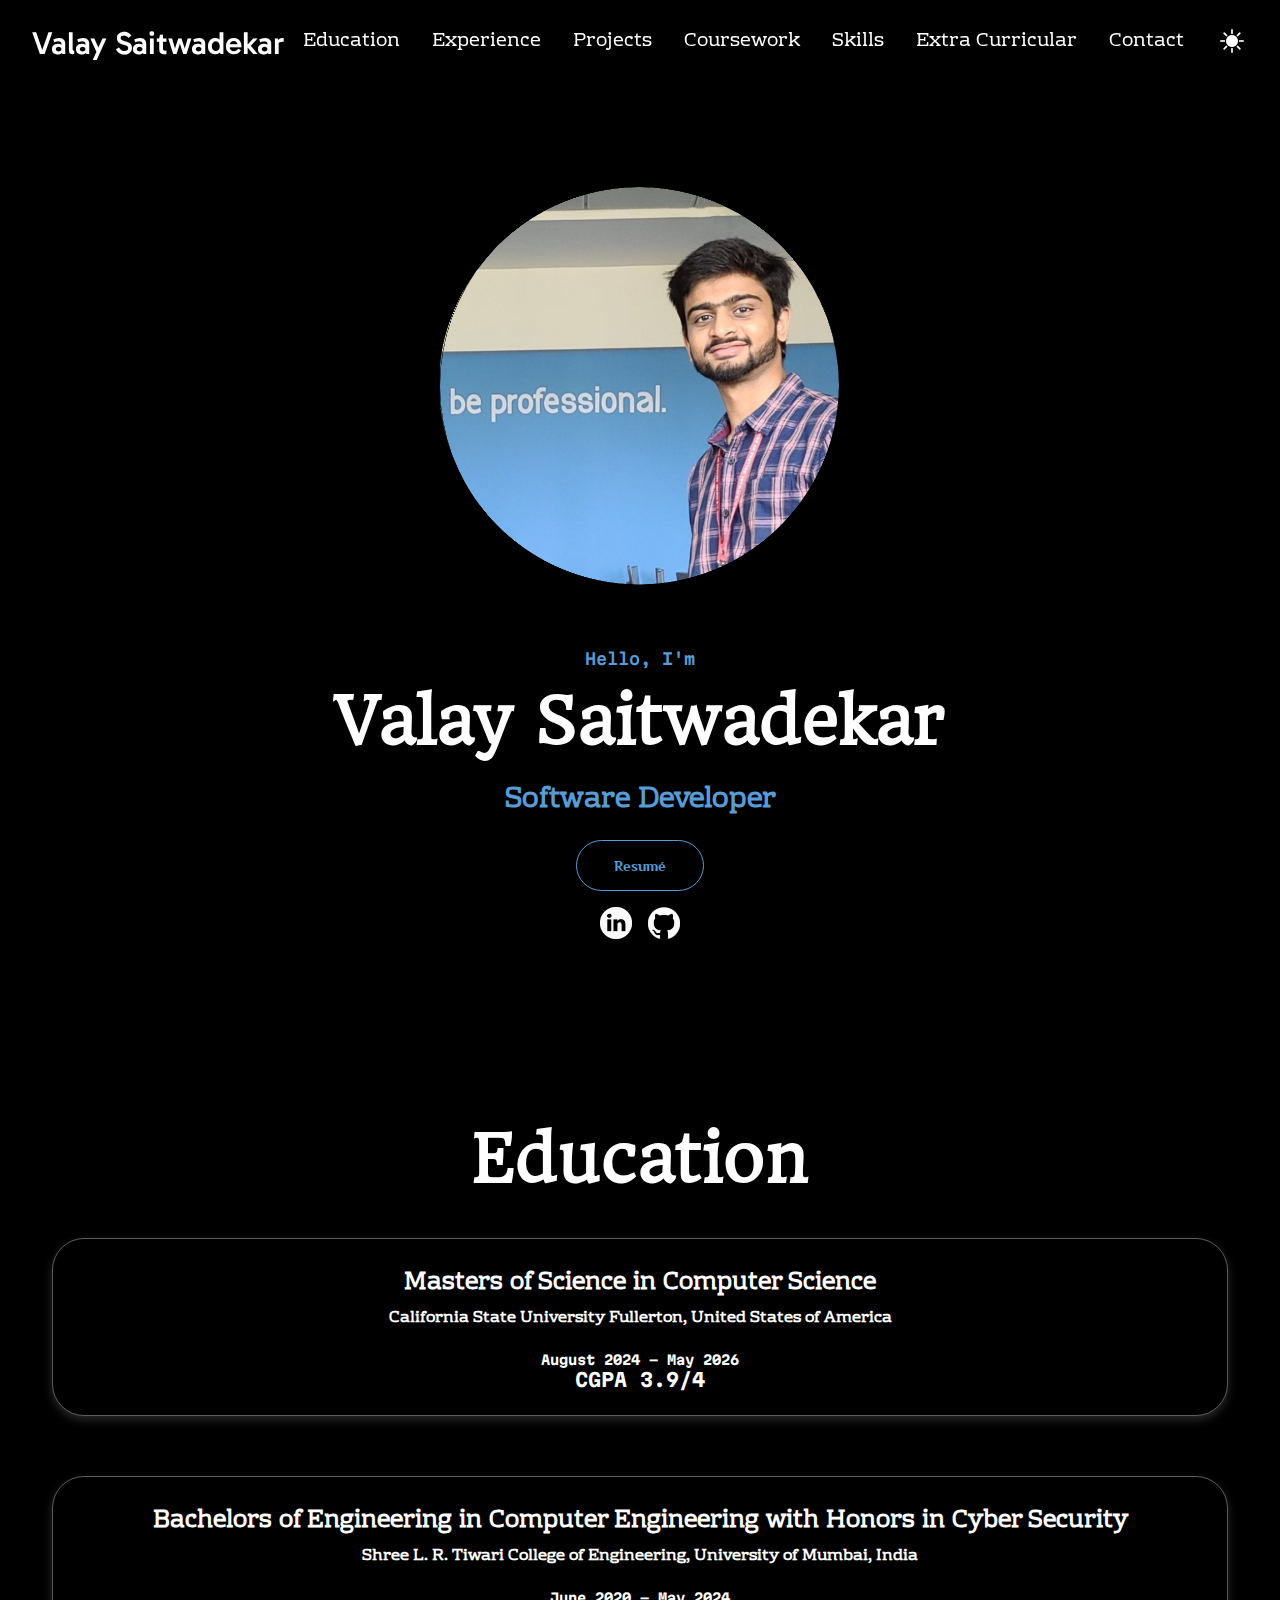
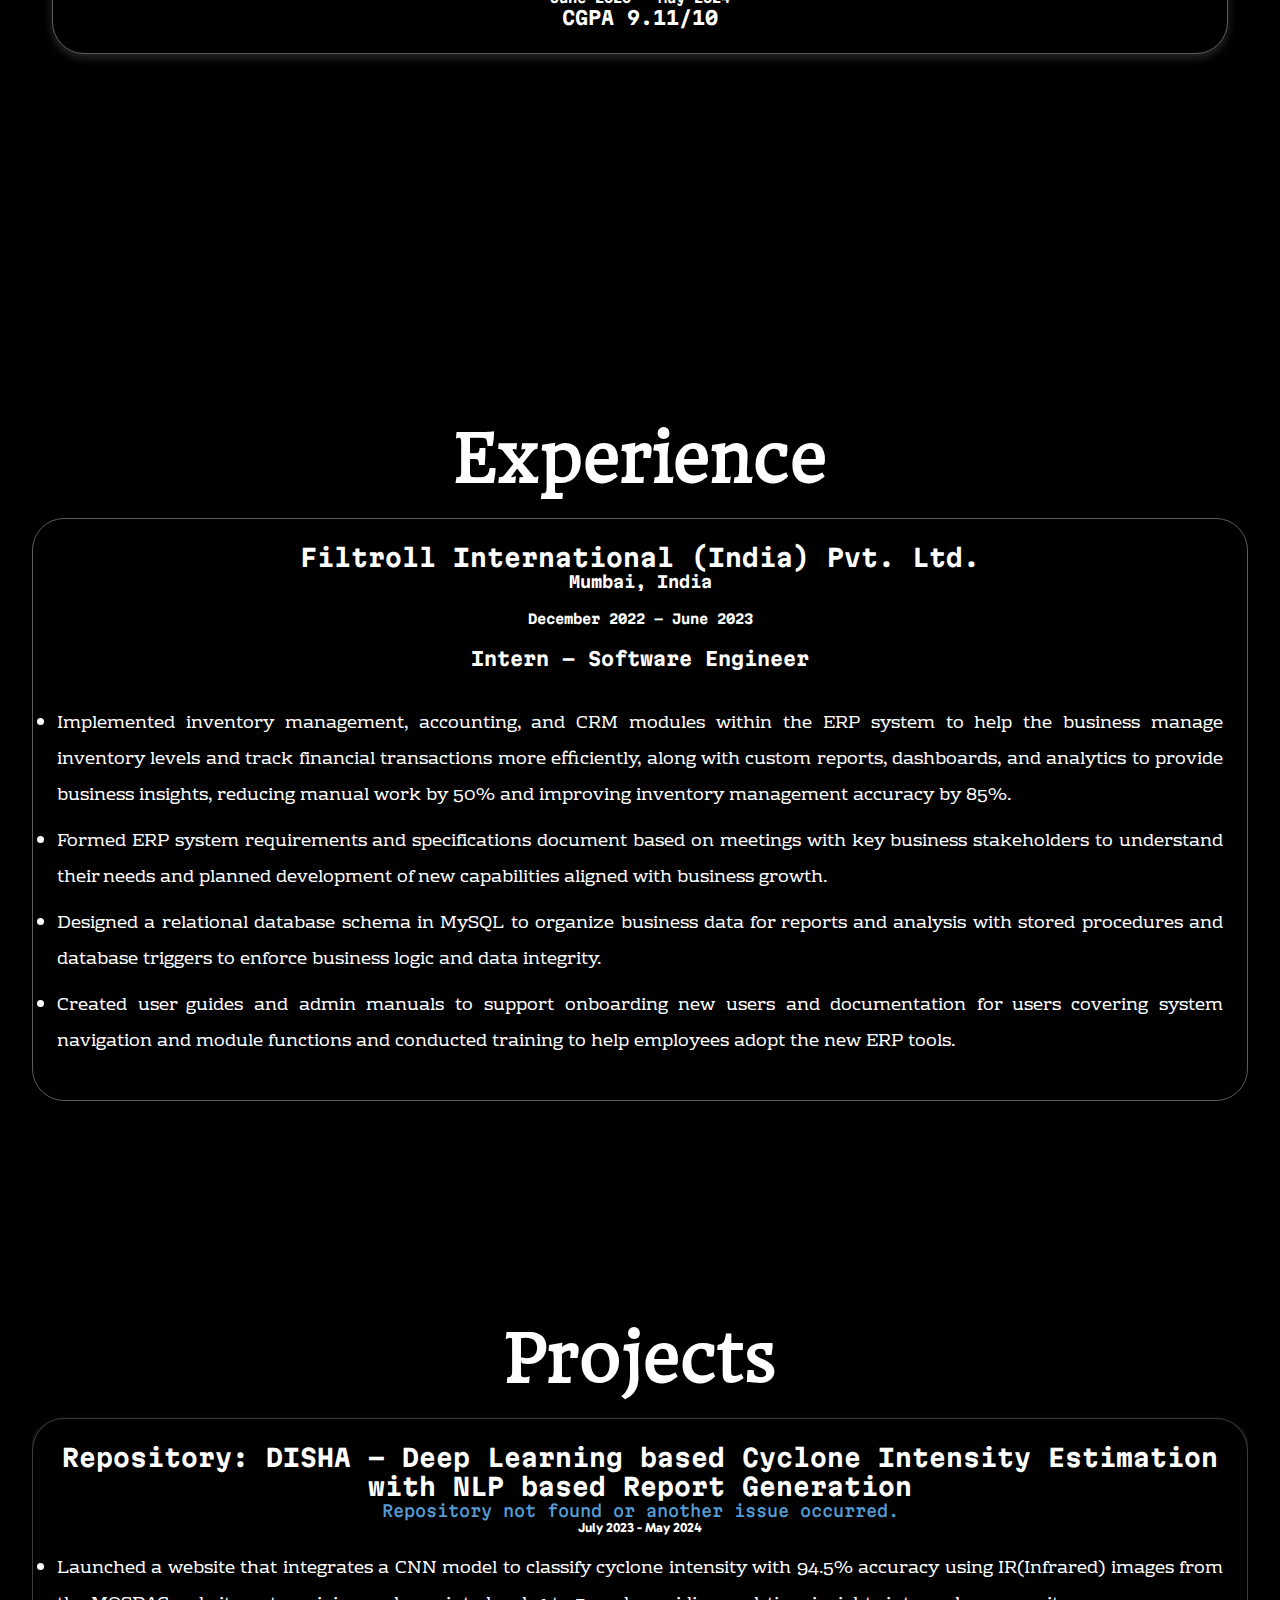
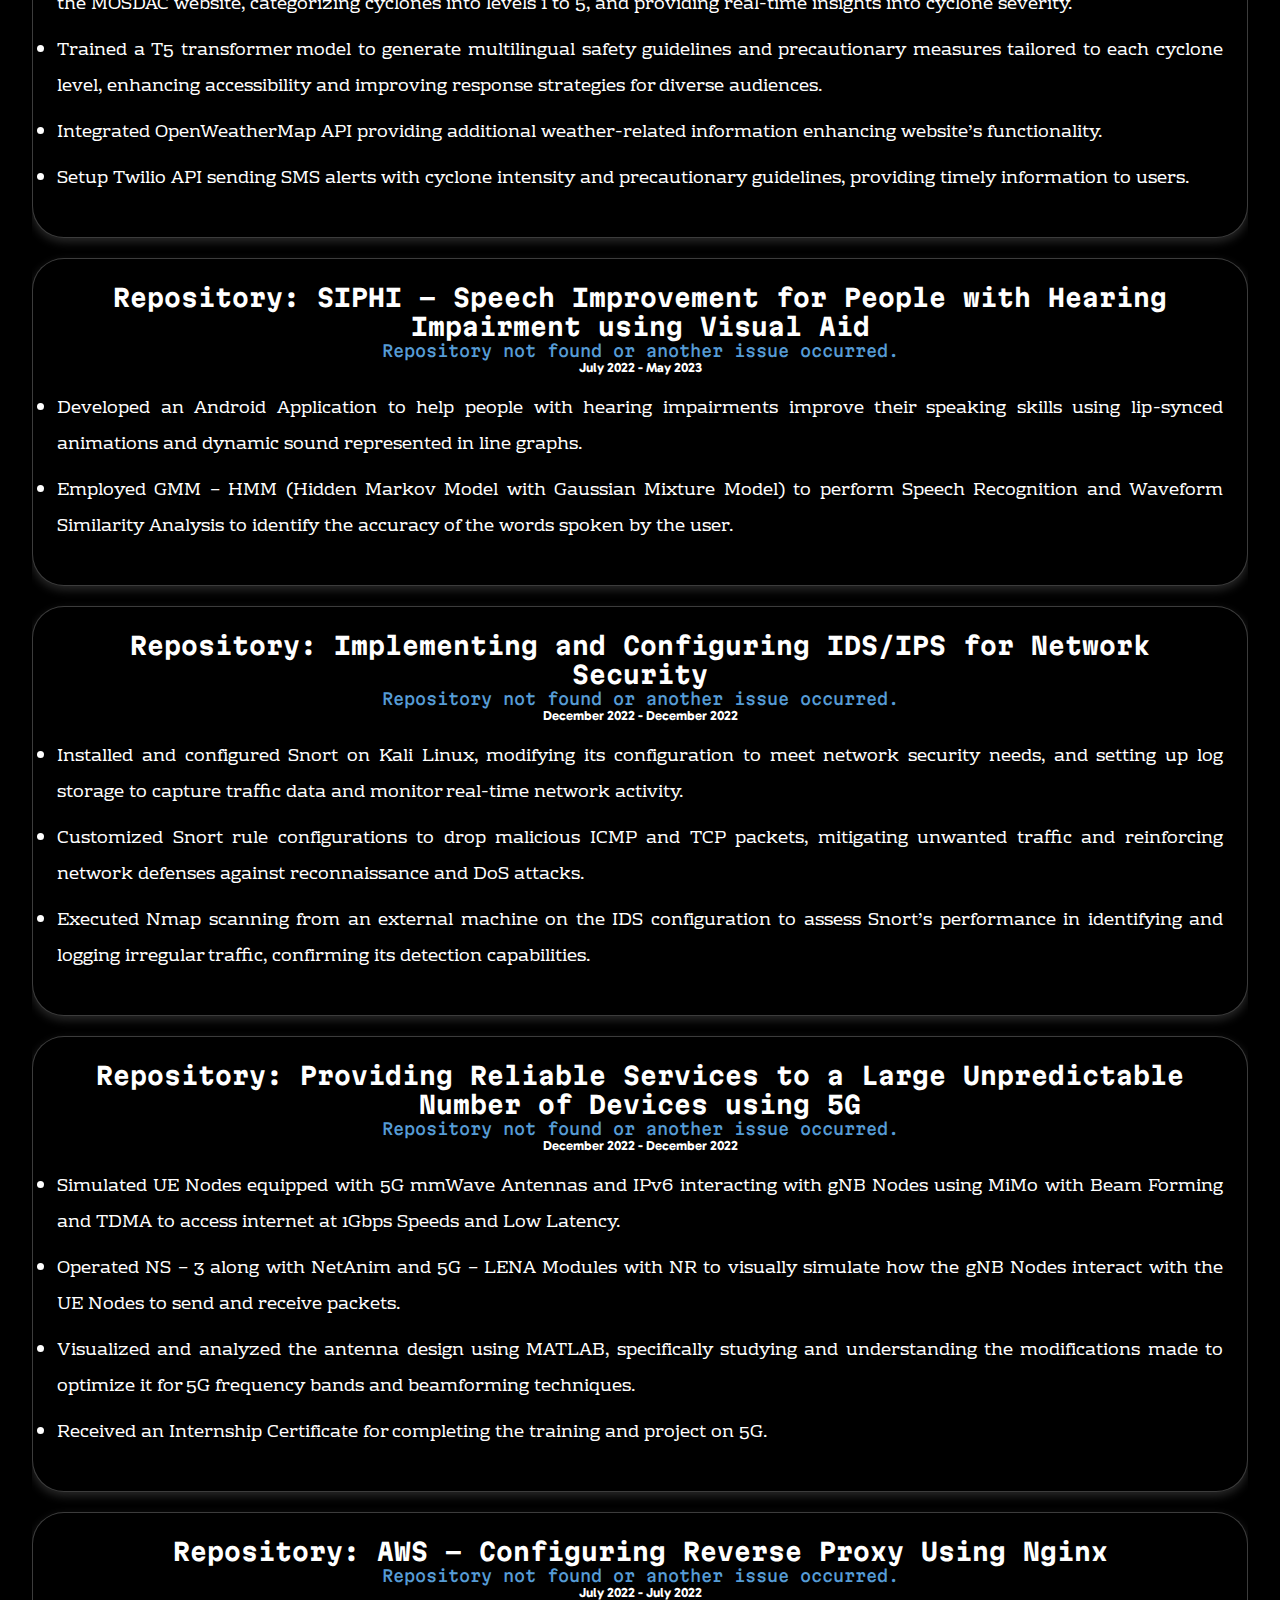
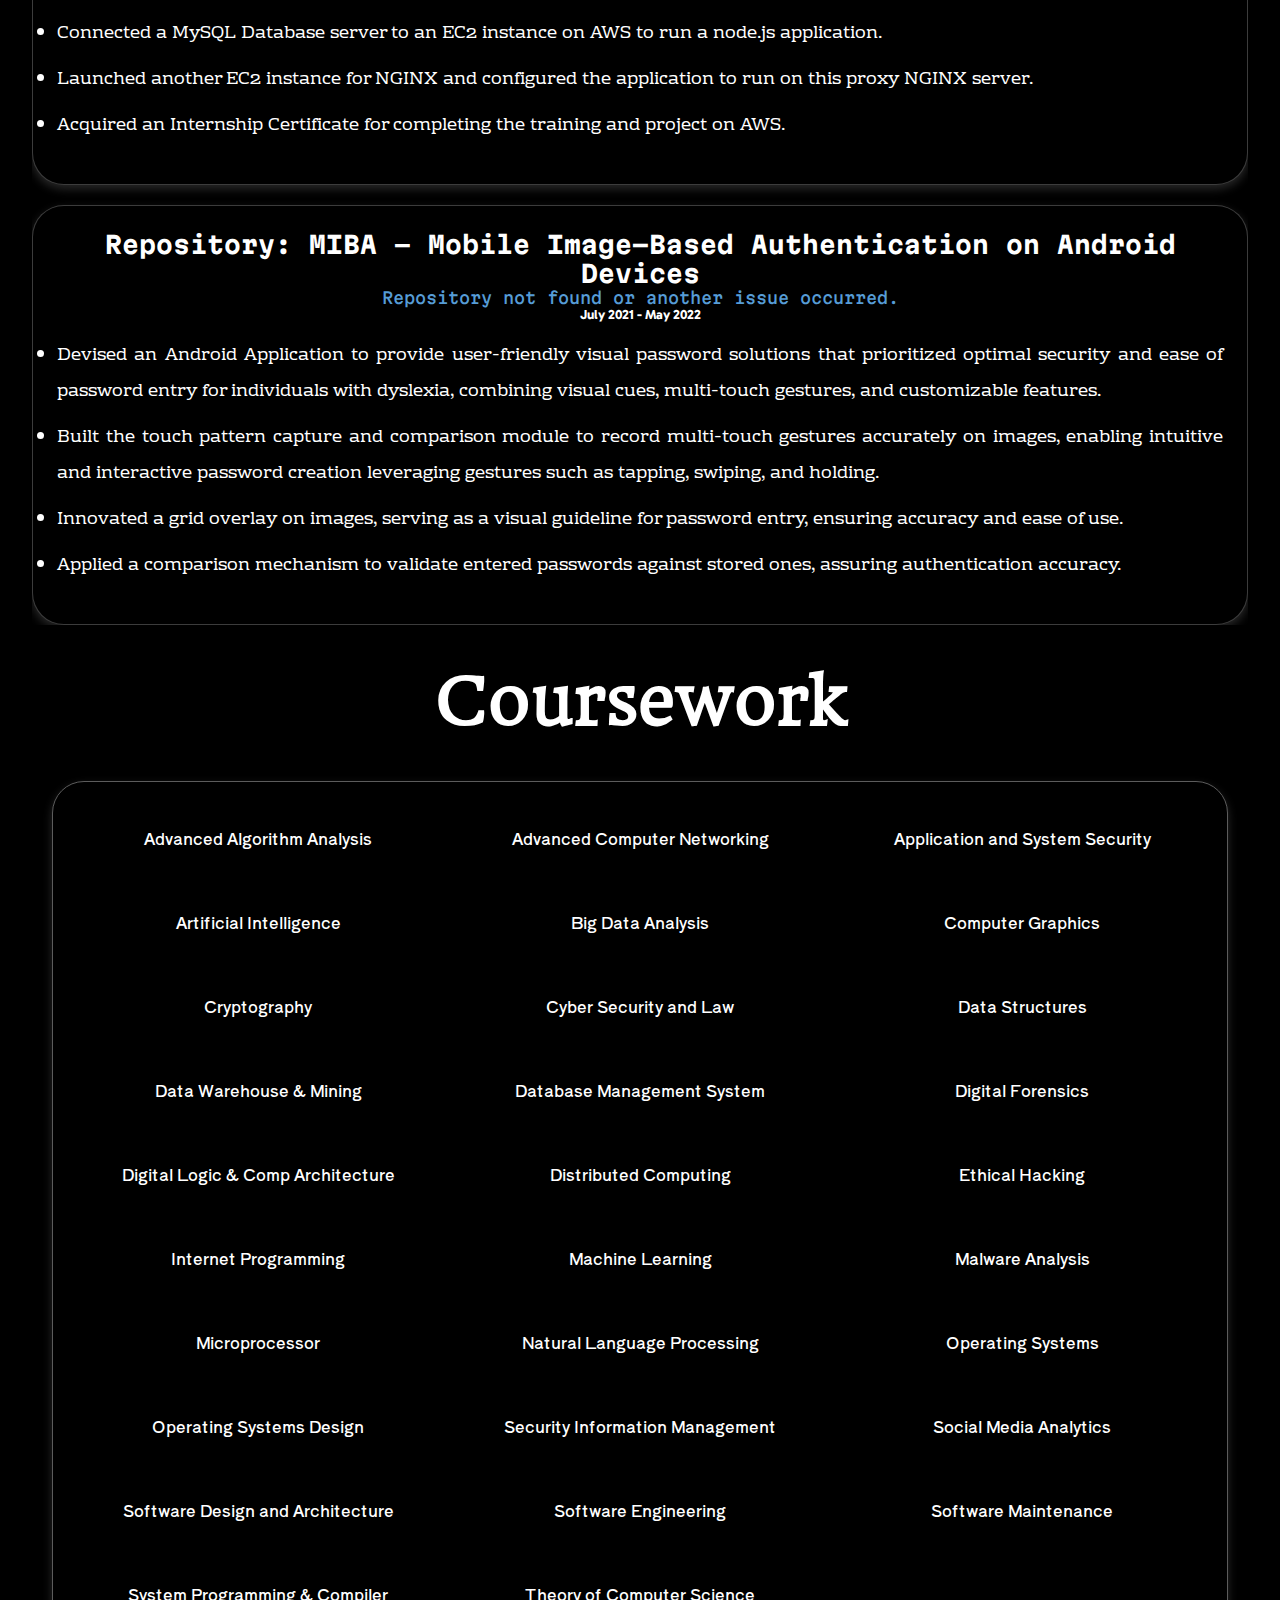
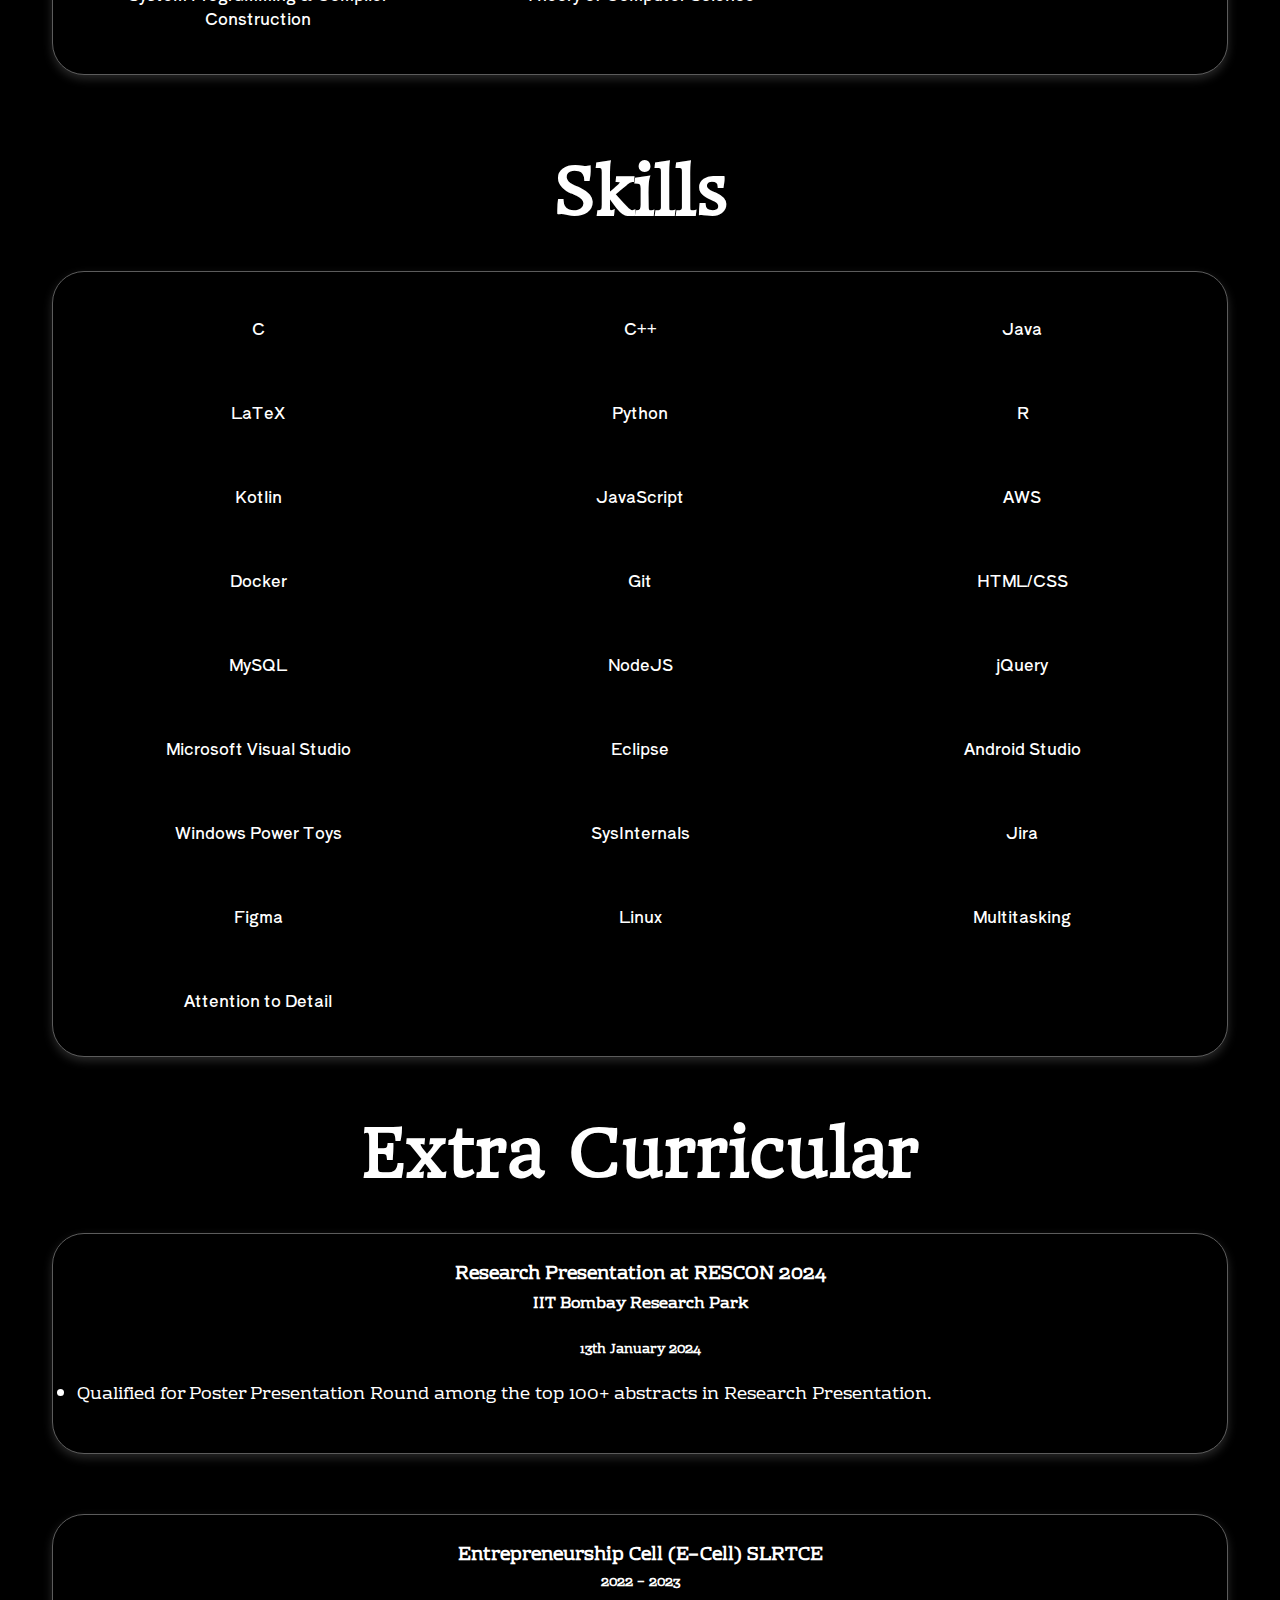
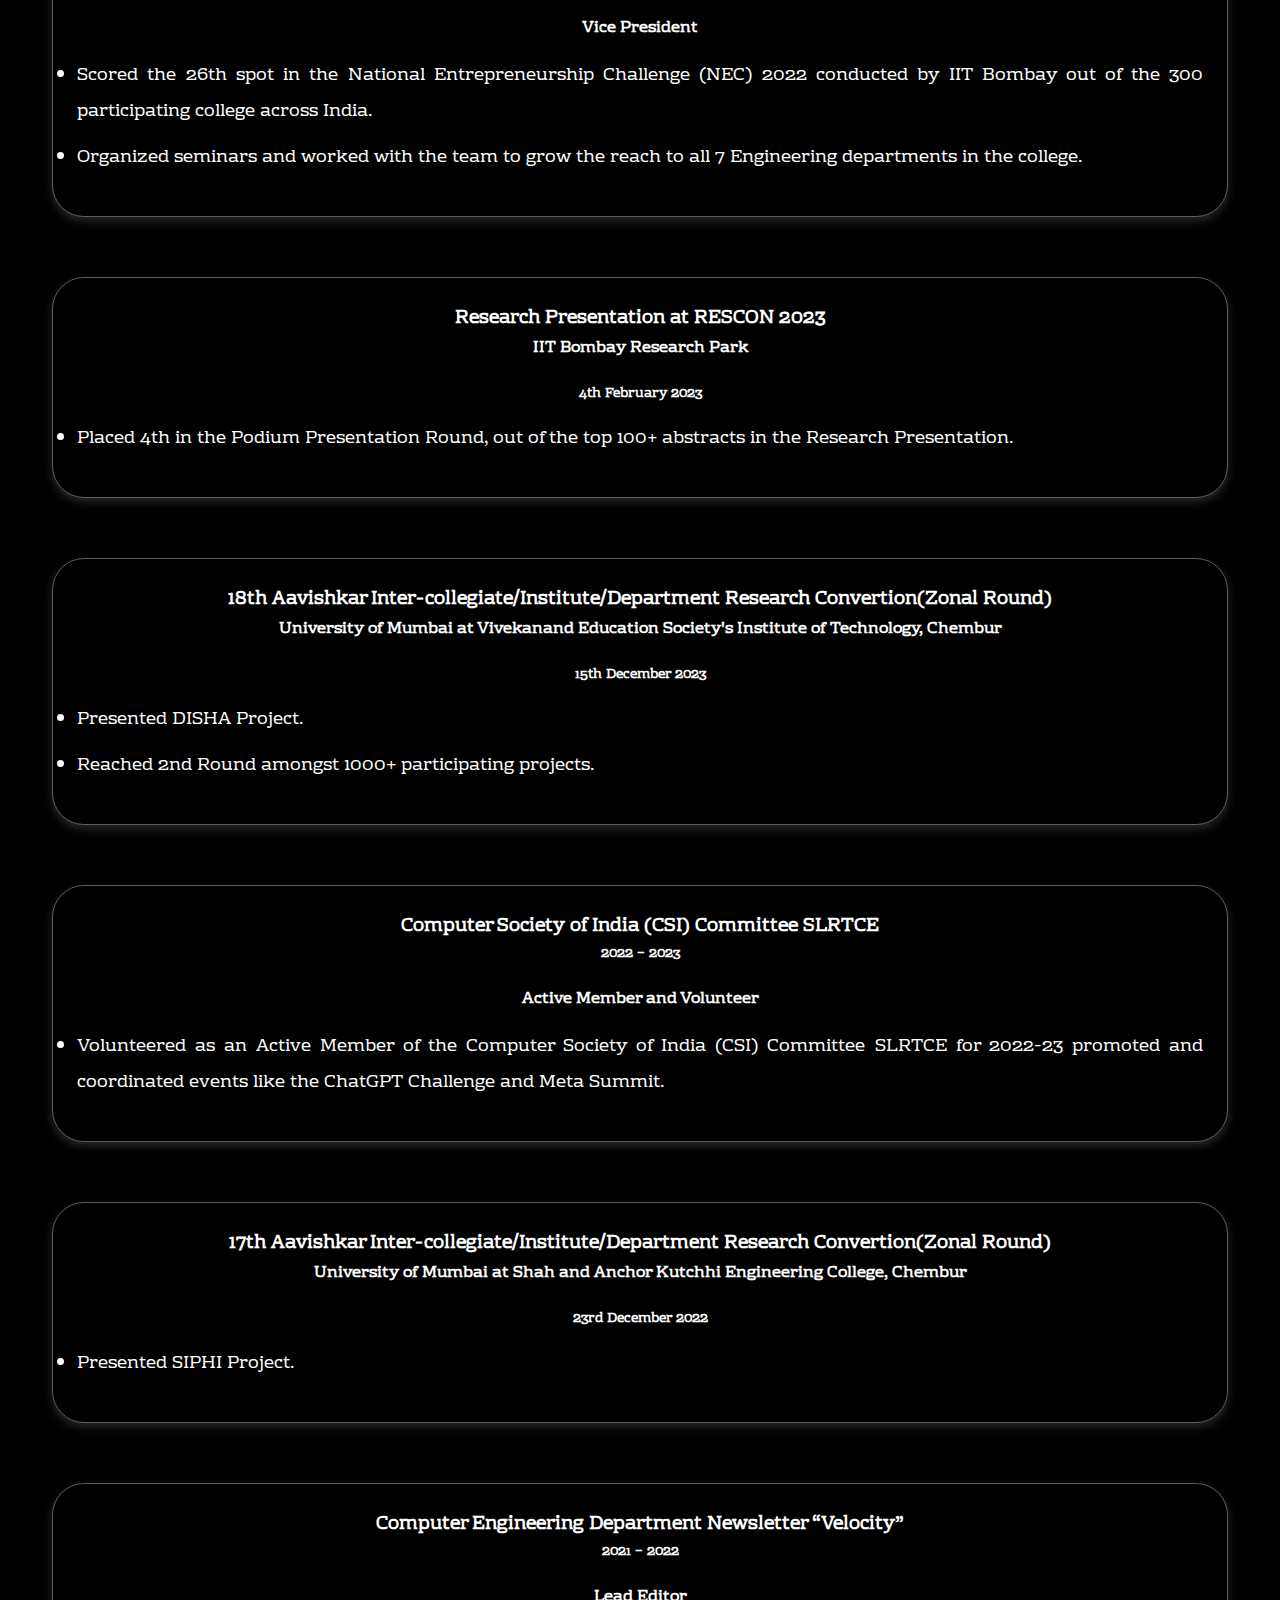
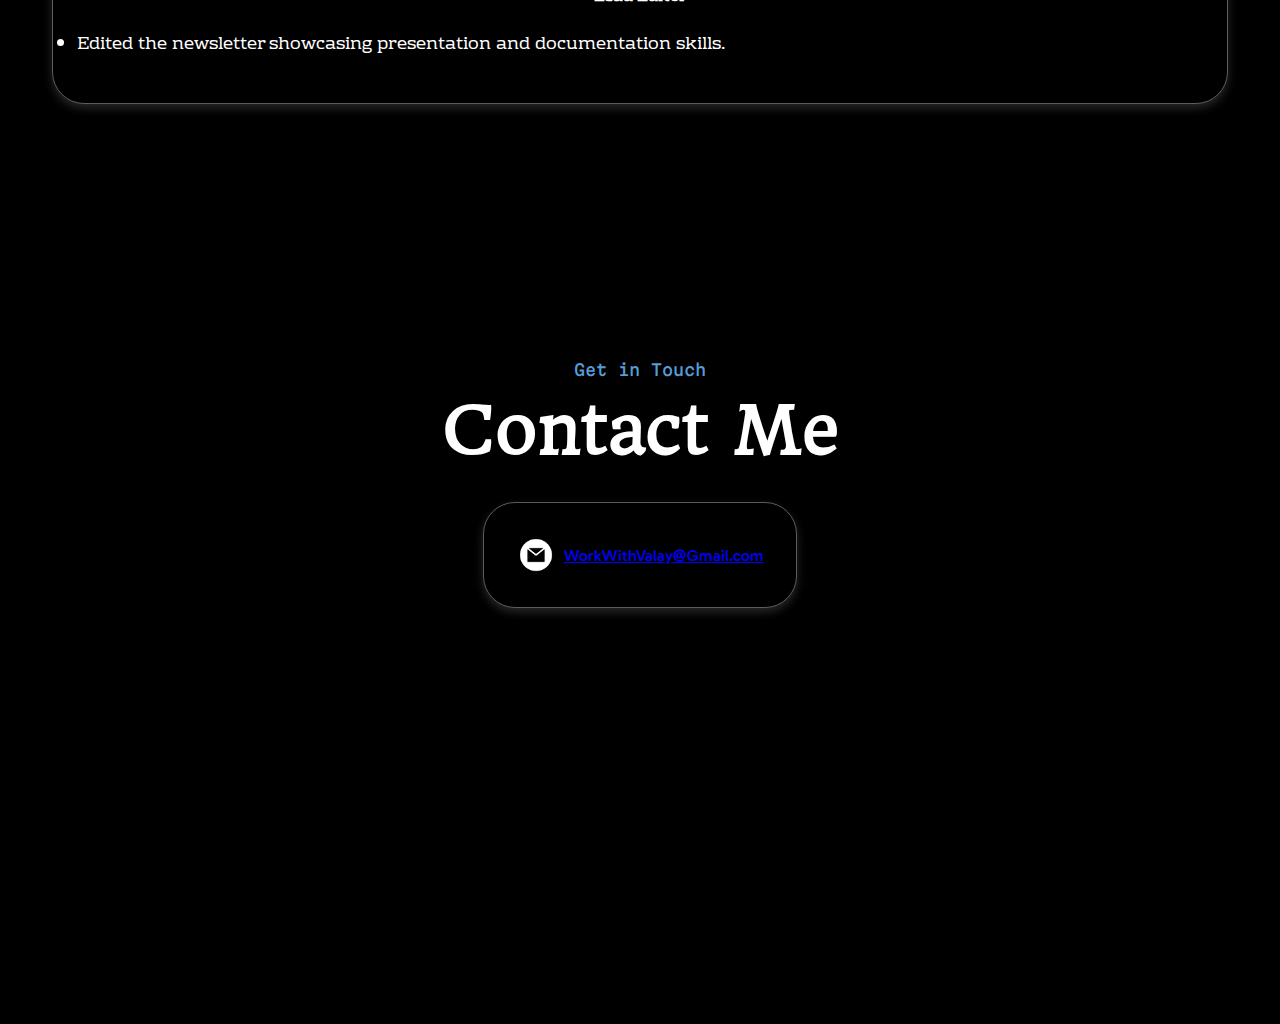
<file: index.html>
<!DOCTYPE html>
<html lang="en">
  <head>
    <meta charset="UTF-8" />
    <meta http-equiv="X-UA-Compatible" content="IE=edge" />
    <meta name="viewport" content="width=device-width, initial-scale=1.0" />
    <title>Valay Saitwadekar Portfolio</title>
    <link rel="stylesheet" href="style.css" />
    <link rel="stylesheet" href="mediaqueries.css" />
    <link rel="icon" href="./assets/favicon.ico">
  </head>
  <body>
    <nav id="desktop-nav">
      <div class="logo">Valay Saitwadekar</div>
      <div>
        <ul class="nav-links">
          <li><a href="#Education">Education</a></li>
          <li><a href="#Experience">Experience</a></li>
          <li><a href="#Projects">Projects</a></li>
          <li><a href="#Coursework">Coursework</a></li>
          <li><a href="#Skills">Skills</a></li>
          <li><a href="#Extra Curricular">Extra Curricular</a></li>  
          <li><a href="#Contact">Contact</a></li>
          <li>
            <img
              id="modeToggle"
              class="icon color-icon"
              src="./assets/theme_light.png"
              src-light="./assets/theme_dark.png"
              src-dark="./assets/theme_light.png"
              alt="Color them icon"
            />
          </li>
        </ul>
      </div>
    </nav>

    <nav id="hamburger-nav">
      <div class="logo">Valay Saitwadekar</div>
      <div class="hamburger-menu">
        <div class="hamburger-icon" onclick="toggleMenu()">
          <span></span>
          <span></span>
          <span></span>
        </div>
        <div class="menu-links">
          <li><a href="#Education" onclick="toggleMenu()">Education</a></li>
          <li><a href="#Experience" onclick="toggleMenu()">Experience</a></li>
          <li><a href="#Projects" onclick="toggleMenu()">Projects</a></li>
          <li><a href="#Coursework" onclick="toggleMenu()">Coursework</a></li>
          <li><a href="#Skills" onclick="toggleMenu()">Skills</a></li>
          <li><a href="#Extra Curricular" onclick="toggleMenu()">Extra Curricular</a></li>
          <li><a href="#Contact" onclick="toggleMenu()">Contact</a></li>
          <li>
            <img
              id="modeToggle2"
              class="icon color-icon"
              src="./assets/theme_light.png"
              src-light="./assets/theme_dark.png"
              src-dark="./assets/theme_light.png"
              alt="Color them icon"
            />
          </li>
        </div>
      </div>
    </nav>

    <section id="profile">
      <div class="section__pic-container">
        <img src="./assets/Profile-Pic.png" />
      </div>
      <div class="section__text">
        <p class="section__text__p1">Hello, I'm</p>
        <h1 class="title">Valay Saitwadekar</h1>
        <p class="section__text__p2">Software Developer</p>
        <div class="btn-container">
          <button class="btn btn-color-2" onclick="window.open('./assets/Valay-Saitwadekar-Resume.pdf')"> Resum&#233 </button>
        </div>
        <div id="socials-container">
          <img
            src="./assets/linkedin_dark.png"
            src-light="./assets/linkedin_light.png"
            src-dark="./assets/linkedin_dark.png"
            alt="LinkedIn Profile"
            class="icon linkedin-icon"
            onclick="location.href='https://LinkedIn.com/in/SaitwadekarValay'"
          />
          <img
            src="./assets/github_dark.png"
            src-light="./assets/github_light.png"
            src-dark="./assets/github_dark.png"
            alt="Github Profile"
            class="icon github-icon"
            onclick="location.href='https://Github.com/Valay17'"
          />
        </div>
      </div>
    </section>

    <section id="Education">
      <h1 class="title">Education</h1>
      <div class="gap"></div>
        <div class="Education">
              <div class="details-container">
              <h2>Masters of Science in Computer Science</h2>
              <h4>California State University Fullerton, United States of America</h4>
              <div class="gap"></div>
              <h5 class="section__text__p4">August 2024 - May 2026</h5>
              <h3 class="section__text__p4">CGPA 3.9/4</h3>
            </div>
            <div class="gap"></div>
            <div class="details-container">
              <h2>Bachelors of Engineering in Computer Engineering with Honors in Cyber Security</h2>
              <h4>Shree L. R. Tiwari College of Engineering, University of Mumbai, India</h4>
              <div class="gap"></div>
              <h5 class="section__text__p4">June 2020 - May 2024</h5>
              <h3 class="section__text__p4">CGPA 9.11/10</h3>
            </div>
          <div class="gap"></div>
          </div>
        </div>
      </div>
    </section>

    <section id="Experience">
      <h1 class="title">Experience</h1>
          <div class="gap"></div>
          <div class="exp-details-container">
            <h2>Filtroll International (India) Pvt. Ltd.</h2>
            <h4>Mumbai, India</h4>
            <div class="gap"></div>
            <h5>December 2022 – June 2023</h5>
            <div class="gap"></div>
            <h3>Intern – Software Engineer</h3>
            <div class="gap"></div>
            <div class="section__text__p3">
              <ul>
              <li>Implemented inventory management, accounting, and CRM modules within the ERP system to help the business manage inventory levels and track financial transactions more efficiently, along with custom reports, dashboards, and analytics to provide business insights, reducing manual work by 50% and improving inventory management accuracy by 85%.
              </li><div class="spacer"></div><li>Formed ERP system requirements and specifications document based on meetings with key business stakeholders to understand their needs and planned development of new capabilities aligned with business growth.
              </li><div class="spacer"></div><li>Designed a relational database schema in MySQL to organize business data for reports and analysis with stored procedures and database triggers to enforce business logic and data integrity.
              </li><div class="spacer"></div><li>Created user guides and admin manuals to support onboarding new users and documentation for users covering system navigation and module functions and conducted training to help employees adopt the new ERP tools.
              </li></ul>
             </div>
          </div>
    </section>   

    <section id="Projects">
      <h1 class="title">Projects</h1>
      <div class="gap"></div>
      <div class="experience-details-container">
        <div class="about-containers">
          <div class="details-container color-container">
            <div class="article-container">
              <div id="repo-section-3"></div>
              </div>
              <h5>July 2023 - May 2024</h5>
            <div class="section__text__p3">
              <ul>
              <li>Launched a website that integrates a CNN model to classify cyclone intensity with 94.5% accuracy using IR(Infrared) images from the MOSDAC website, categorizing cyclones into levels 1 to 5, and providing real-time insights into cyclone severity.
              </li><div class="spacer"></div><li>Trained a T5 transformer model to generate multilingual safety guidelines and precautionary measures tailored to each cyclone level, enhancing accessibility and improving response strategies for diverse audiences.
              </li><div class="spacer"></div><li>Integrated OpenWeatherMap API providing additional weather-related information enhancing website’s functionality.
              </li><div class="spacer"></div><li>Setup Twilio API sending SMS alerts with cyclone intensity and precautionary guidelines, providing timely information to users.
            </li></ul>
            </div>
          </div>

          <div class="gap"></div>

          <div class="details-container color-container">
            <div class="article-container">
              <div id="repo-section-1"></div>
            </div>
            <h5>July 2022 - May 2023</h5>
            <div class="section__text__p3">
              <ul>
              <li>Developed an Android Application to help people with hearing impairments improve their speaking skills using lip-synced animations and dynamic sound represented in line graphs.
              </li><div class="spacer"></div><li>Employed GMM – HMM (Hidden Markov Model with Gaussian Mixture Model) to perform Speech Recognition and Waveform Similarity Analysis to identify the accuracy of the words spoken by the user.
              </li></ul>
            </div>
          </div>

          <div class="gap"></div>

          <div class="details-container color-container">
            <div class="article-container">
              <div id="repo-section-4"></div>
            </div>
              <h5>December 2022 - December 2022</h5>
              <div class="section__text__p3">
                <ul>
                <li>Installed and configured Snort on Kali Linux, modifying its configuration to meet network security needs, and setting up log storage to capture traffic data and monitor real-time network activity.
                </li><div class="spacer"></div><li>Customized Snort rule configurations to drop malicious ICMP and TCP packets, mitigating unwanted traffic and reinforcing network defenses against reconnaissance and DoS attacks.
                </li><div class="spacer"></div><li>Executed Nmap scanning from an external machine on the IDS configuration to assess Snort’s performance in identifying and logging irregular traffic, confirming its detection capabilities.
              </li></ul>
              </div>
          </div>


          <div class="gap"></div>

          <div class="details-container color-container">
            <h2 class="p-title"></h2>
            <div class="article-container">
              <div id="repo-section-6"></div>
            </div>
            <h5>December 2022 - December 2022</h5>
              <div class="section__text__p3">
                <ul>
                <li>Simulated UE Nodes equipped with 5G mmWave Antennas and IPv6 interacting with gNB Nodes using MiMo with Beam Forming and TDMA to access internet at 1Gbps Speeds and Low Latency.
                </li><div class="spacer"></div><li>Operated NS – 3 along with NetAnim and 5G – LENA Modules with NR to visually simulate how the gNB Nodes interact with the UE Nodes to send and receive packets.
                </li><div class="spacer"></div><li>Visualized and analyzed the antenna design using MATLAB, specifically studying and understanding the modifications made to optimize it for 5G frequency bands and beamforming techniques.
                </li><div class="spacer"></div><li>Received an Internship Certificate for completing the training and project on 5G.
              </li></ul>
              </div>
          </div>

          <div class="gap"></div>

          <div class="details-container color-container">
            <div class="article-container">
              <div id="repo-section-5"></div>
            </div>
            <h5>July 2022 - July 2022</h5>
              <div class="section__text__p3">
                <ul>
                <li>Connected a MySQL Database server to an EC2 instance on AWS to run a node.js application.
                </li><div class="spacer"></div><li>Launched another EC2 instance for NGINX and configured the application to run on this proxy NGINX server.
                </li><div class="spacer"></div><li>Acquired an Internship Certificate for completing the training and project on AWS.
              </li></ul>
              </div>
          </div>


          <div class="gap"></div>

          <div class="details-container color-container">
            <div class="article-container">
            <div id="repo-section-2"></div>
          </div>  
          <h5>July 2021 - May 2022</h5>
              <div class="section__text__p3">
                <ul>
                <li>Devised an Android Application to provide user-friendly visual password solutions that prioritized optimal security and ease of password entry for individuals with dyslexia, combining visual cues, multi-touch gestures, and customizable features.
                </li><div class="spacer"></div><li>Built the touch pattern capture and comparison module to record multi-touch gestures accurately on images, enabling intuitive and interactive password creation leveraging gestures such as tapping, swiping, and holding.
                </li><div class="spacer"></div><li>Innovated a grid overlay on images, serving as a visual guideline for password entry, ensuring accuracy and ease of use.
                </li><div class="spacer"></div><li>Applied a comparison mechanism to validate entered passwords against stored ones, assuring authentication accuracy.
              </li></ul>
              </div>
          </div>

        </div>
      </div>
    </section>

    <section id="Coursework">
      <h1 class="title">Coursework</h1>
      <div class="gap"></div>
        <div class="Course">
          <div class="details-container">
            <div class="list-container">
              <div class="item">Advanced Algorithm Analysis</div>
              <div class="item">Advanced Computer Networking</div>
              <div class="item">Application and System Security</div>
              <div class="item">Artificial Intelligence</div>
              <div class="item">Big Data Analysis</div>
              <div class="item">Computer Graphics</div>
              <div class="item">Cryptography</div>
              <div class="item">Cyber Security and Law</div>
              <div class="item">Data Structures</div>
              <div class="item">Data Warehouse & Mining</div>
              <div class="item">Database Management System</div>
              <div class="item">Digital Forensics</div>
              <div class="item">Digital Logic & Comp Architecture</div>
              <div class="item">Distributed Computing</div>
              <div class="item">Ethical Hacking</div>
              <div class="item">Internet Programming</div>
              <div class="item">Machine Learning</div>
              <div class="item">Malware Analysis</div>
              <div class="item">Microprocessor</div>
              <div class="item">Natural Language Processing</div>
              <div class="item">Operating Systems</div>
              <div class="item">Operating Systems Design</div>
              <div class="item">Security Information Management</div>
              <div class="item">Social Media Analytics</div>
              <div class="item">Software Design and Architecture</div>
              <div class="item">Software Engineering</div>
              <div class="item">Software Maintenance</div>
              <div class="item">System Programming & Compiler Construction</div>
              <div class="item">Theory of Computer Science</div>
          </div>
        </div>
        <div class="gap"></div>
      </div>
    </section>

    <div class="gap"></div>

    <section id="Skills">
      <h1 class="title">Skills</h1>
      <div class="gap"></div>
        <div class="Course">
          <div class="details-container">
            <div class="list-container">
                <div class="item">C</div>
                <div class="item">C++</div>
                <div class="item">Java</div>
                <div class="item">LaTeX</div>
                <div class="item">Python</div>
                <div class="item">R</div>
                <div class="item">Kotlin</div>
                <div class="item">JavaScript</div>
                <div class="item">AWS</div>
                <div class="item">Docker</div>
                <div class="item">Git</div>
                <div class="item">HTML/CSS</div>
                <div class="item">MySQL</div>
                <div class="item">NodeJS</div>
                <div class="item">jQuery</div>
                <div class="item">Microsoft Visual Studio</div>
                <div class="item">Eclipse</div>
                <div class="item">Android Studio</div>
                <div class="item">Windows Power Toys</div>
                <div class="item">SysInternals</div>
                <div class="item">Jira</div>
                <div class="item">Figma</div>
                <div class="item">Linux</div>
                <div class="item">Multitasking</div>
                <div class="item">Attention to Detail</div>
                <div class="item"></div>
          </div>
        </div>
        <div class="gap"></div>
      </div>
    </section>

    <section id="Extra Curricular">
      <h1 class="title">Extra Curricular</h1>
      <div class="gap"></div>
        <div class="Education">
            <div class="details-container">
              <h3>Research Presentation at RESCON 2024</h3>
              <h4>IIT Bombay Research Park</h4>
              <div class="gap"></div>
              <h5>13th January 2024</h5>
              <div class="section__text__p3">
                <ul>
                <li>Qualified for Poster Presentation Round among the top 100+ abstracts in Research Presentation.
              </li></ul>
              </div>
            </div>
          <div class="gap"></div>
          <div class="details-container">
            <h3>Entrepreneurship Cell (E–Cell) SLRTCE</h3>
            <h5>2022 – 2023</h5>
            <div class="gap"></div>
            <h4>Vice President</h4>
            <div class="section__text__p3">
              <ul>
              <li>Scored the 26th spot in the National Entrepreneurship Challenge (NEC) 2022 conducted by IIT Bombay out of the 300 participating college across India.
              </li><div class="spacer"></div><li>Organized seminars and worked with the team to grow the reach to all 7 Engineering departments in the college.
            </li></ul>
            </div>
          </div>
          <div class="gap"></div>
          <div class="details-container">
            <h3>Research Presentation at RESCON 2023</h3>
              <h4>IIT Bombay Research Park</h4>
              <div class="gap"></div>
              <h5>4th February 2023</h5>
              <div class="section__text__p3">
                <ul>
                <li>Placed 4th in the Podium Presentation Round, out of the top 100+ abstracts in the Research Presentation.
              </li></ul>
              </div>
            </div>
          <div class="gap"></div>
          <div class="details-container">
            <h3>18th Aavishkar Inter-collegiate/Institute/Department Research Convertion(Zonal Round)</h3>
            <h4>University of Mumbai at Vivekanand Education Society's Institute of Technology, Chembur</h4>
            <div class="gap"></div>
            <h5>15th December 2023</h5>
            <div class="section__text__p3">
              <ul>
              <li>Presented DISHA Project.
              </li><div class="spacer"></div><li>Reached 2nd Round amongst 1000+ participating projects.
            </li></ul>
            </div>
          </div>
          <div class="gap"></div>
          <div class="details-container">
            <h3>Computer Society of India (CSI) Committee SLRTCE </h3>
            <h5>2022 – 2023</h5>
            <div class="gap"></div>
            <h4>Active Member and Volunteer</h4>
            <div class="section__text__p3">
              <ul>
              <li>Volunteered as an Active Member of the Computer Society of India (CSI) Committee SLRTCE for 2022-23 promoted and coordinated events like the ChatGPT Challenge and Meta Summit.
            </li></ul>
            </div>
          </div>
          <div class="gap"></div>
          <div class="details-container">
            <h3>17th Aavishkar Inter-collegiate/Institute/Department Research Convertion(Zonal Round)</h3>
            <h4>University of Mumbai at Shah and Anchor Kutchhi Engineering College, Chembur</h4>
            <div class="gap"></div>
            <h5>23rd December 2022</h5>
            <div class="section__text__p3">
              <ul>
              <li>Presented SIPHI Project.
            </li></ul>
            </div>
          </div>
          <div class="gap"></div>
          <div class="details-container">
            <h3>Computer Engineering Department Newsletter “Velocity” </h3>
            <h5>2021 – 2022</h5>
            <div class="gap"></div>
            <h4>Lead Editor</h4>
            <div class="section__text__p3">
              <ul>
              <li>Edited the newsletter showcasing presentation and documentation skills.
            </li></ul>
            </div>
          </div>
      </div>
    </section>
    
    <section id="Contact">
      <div class="contact-gap"></div>
      <p class="section__text__p1">Get in Touch</p>
      <h1 class="title">Contact Me</h1>
      <div class="contact-info-upper-container">
        <div class="contact-info-container">
          <img
            src="./assets/email_dark.png"
            src-light="./assets/email_light.png"
            src-dark="./assets/email_dark.png"
            class="icon contact-icon email-icon"
          />
          <p><a href="mailto:WorkWithValay@Gmail.com">WorkWithValay@Gmail.com</a></p>
        </div>
      </div>
    </section>

    <button id="scrollToTopBtn" class="scroll-btn">
      <img
        src="./assets/up_arrow_dark.png"
        src-light="./assets/up_arrow_light.png"
        src-dark="./assets/up_arrow_dark.png"
        class="icon linkedin-icon"
      />
    </button>
    
    <script src="script.js"></script>
  </body>
</html>
</file>
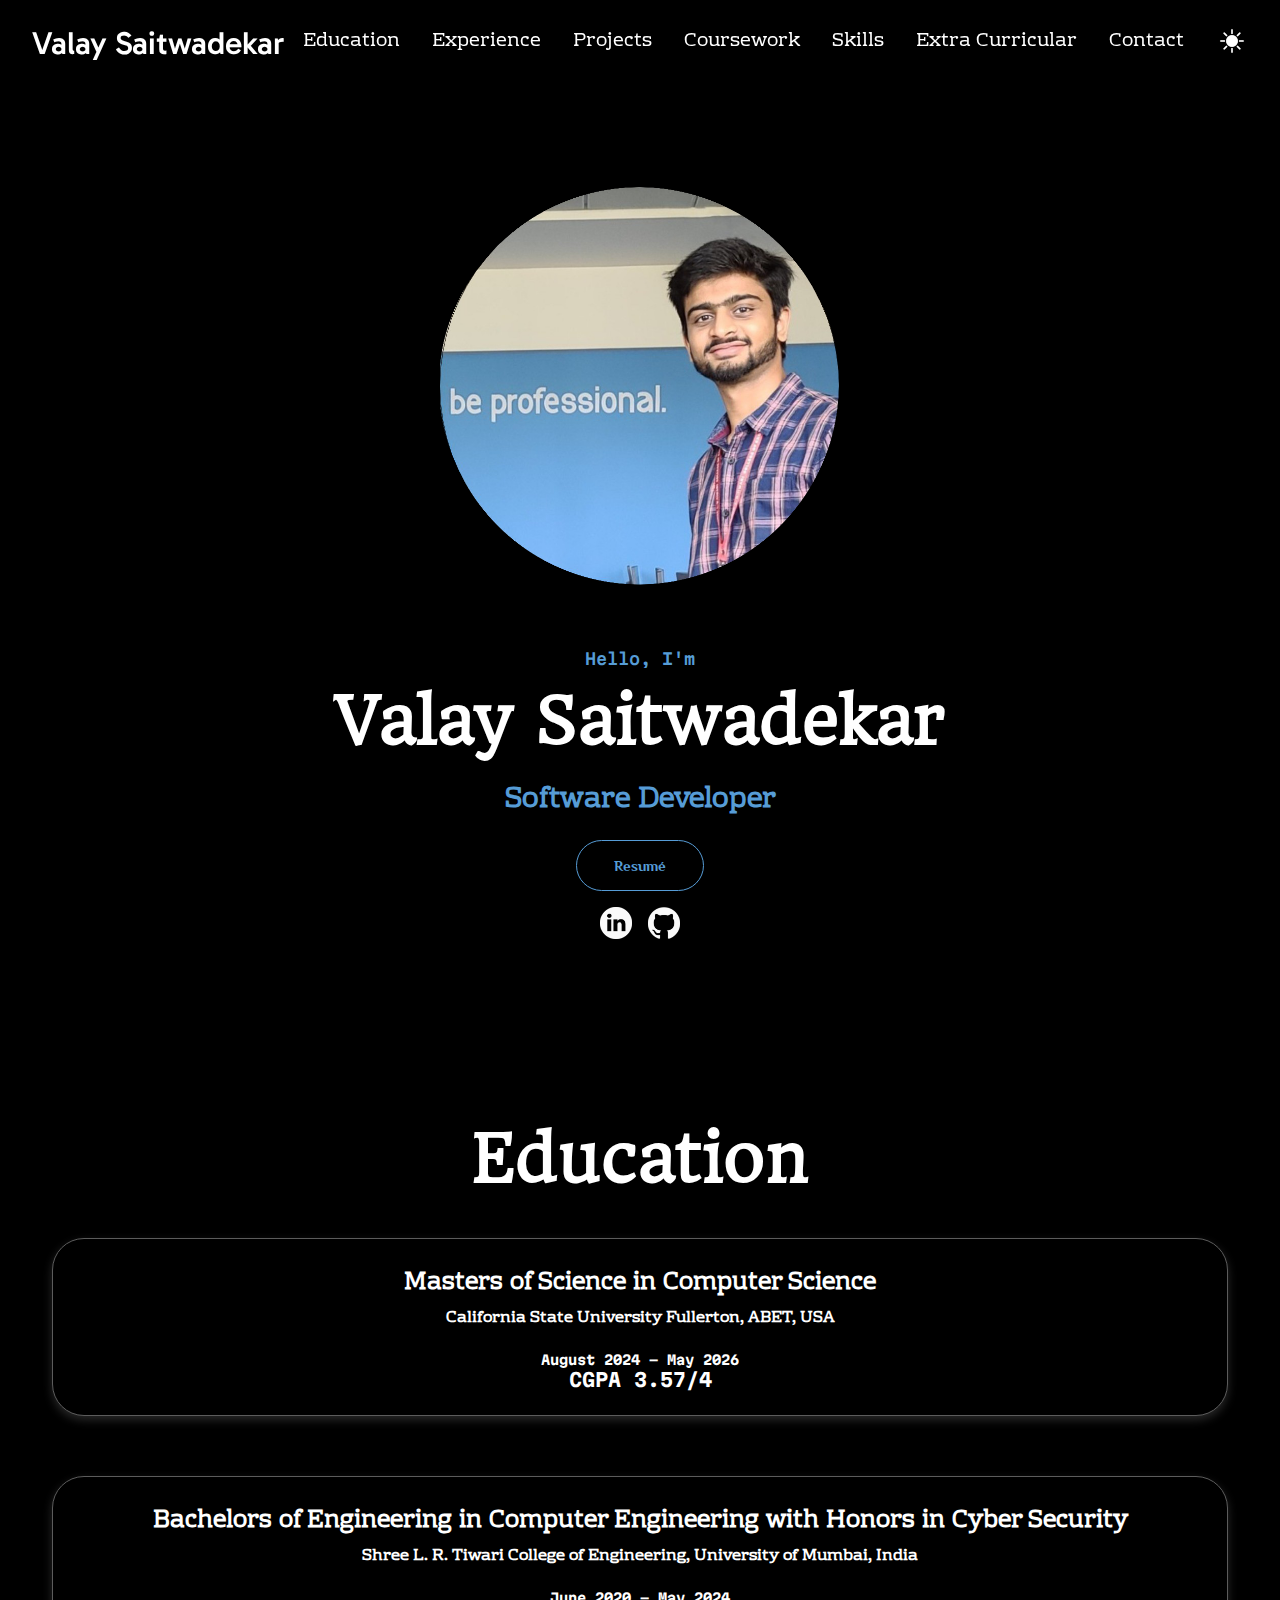
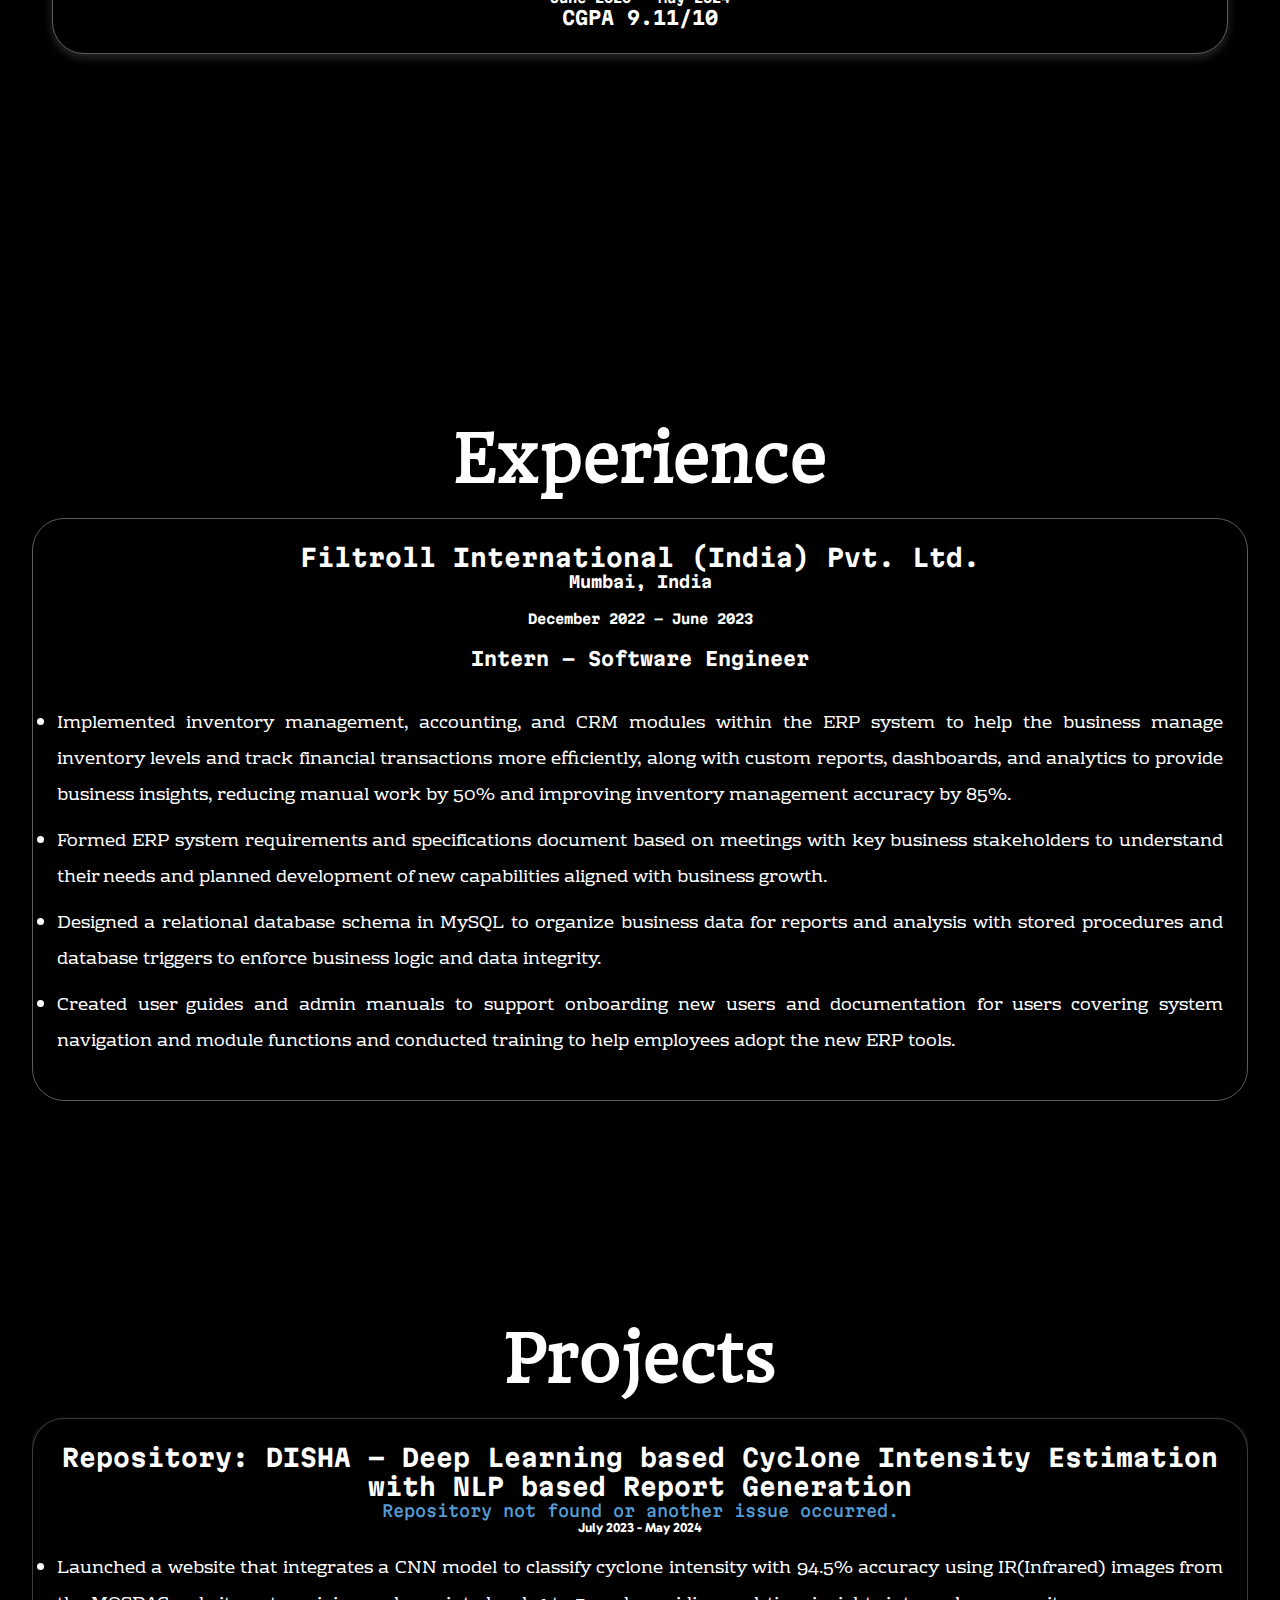
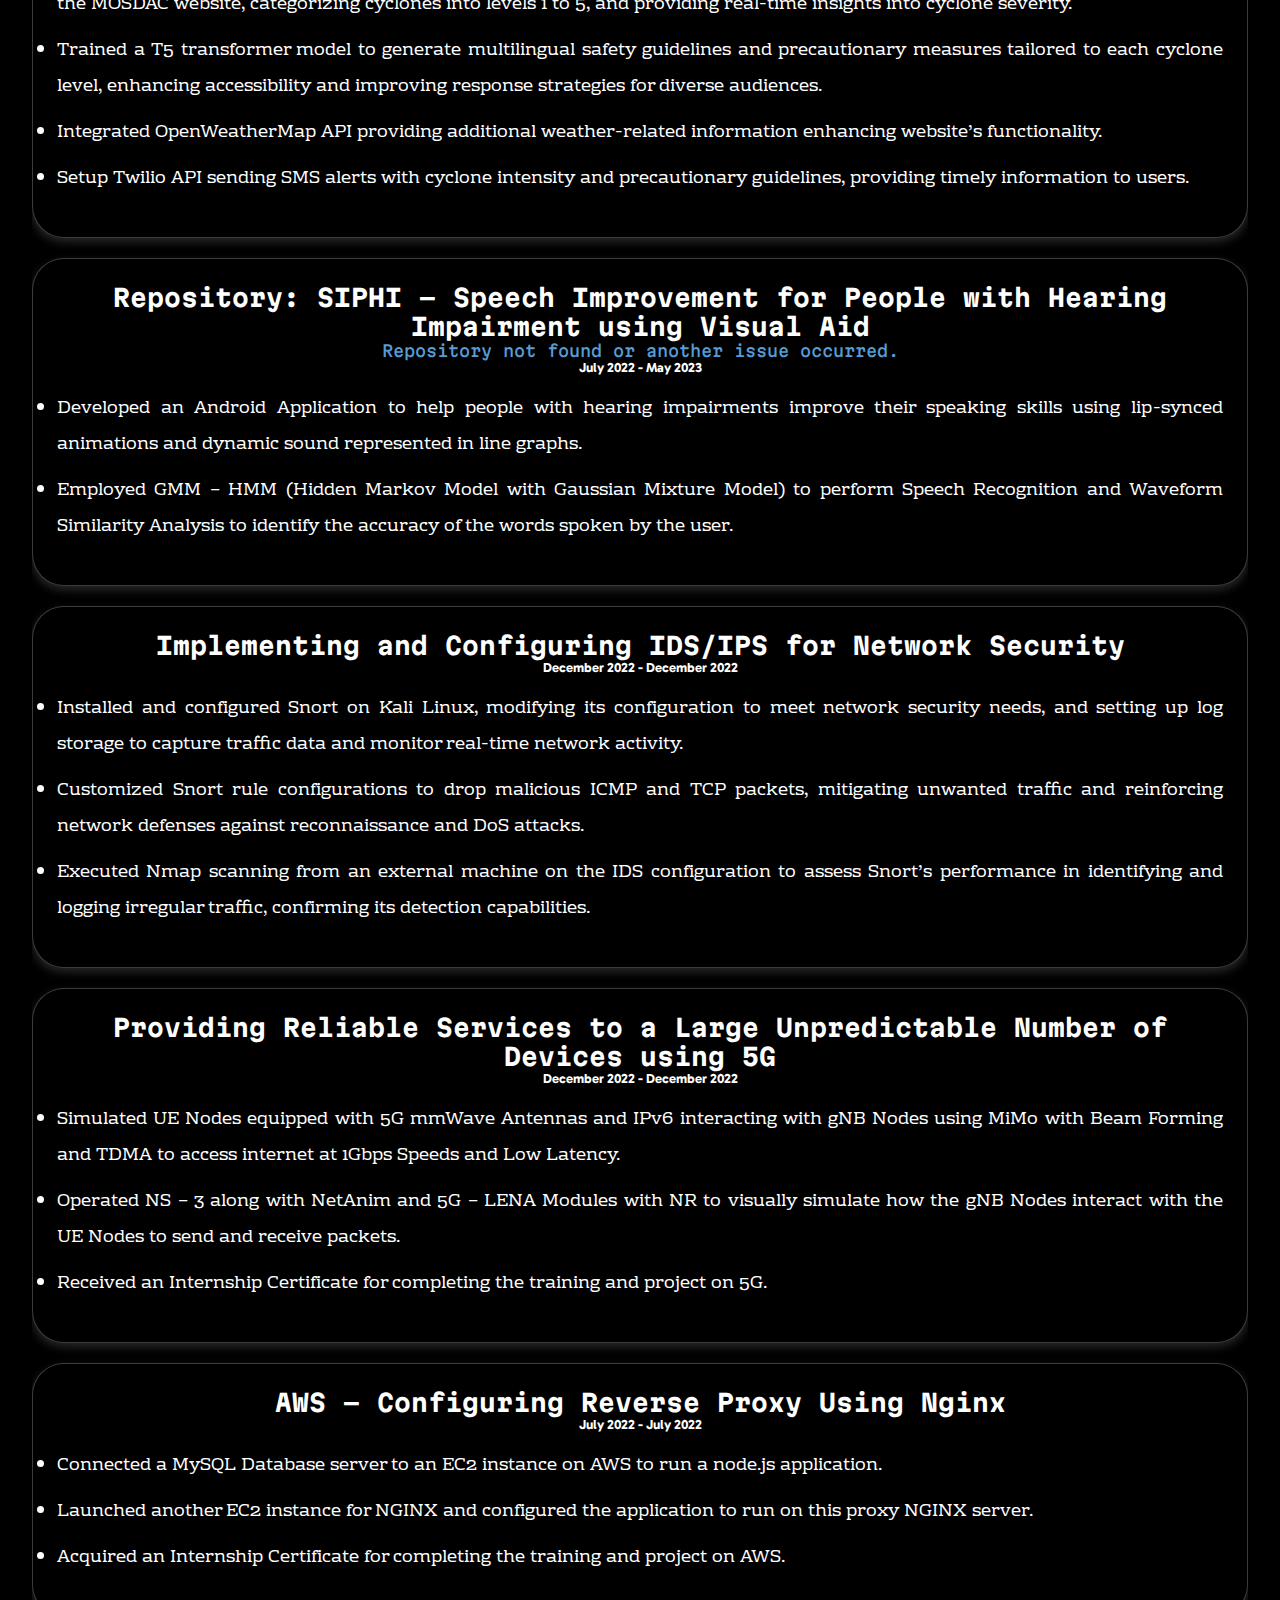
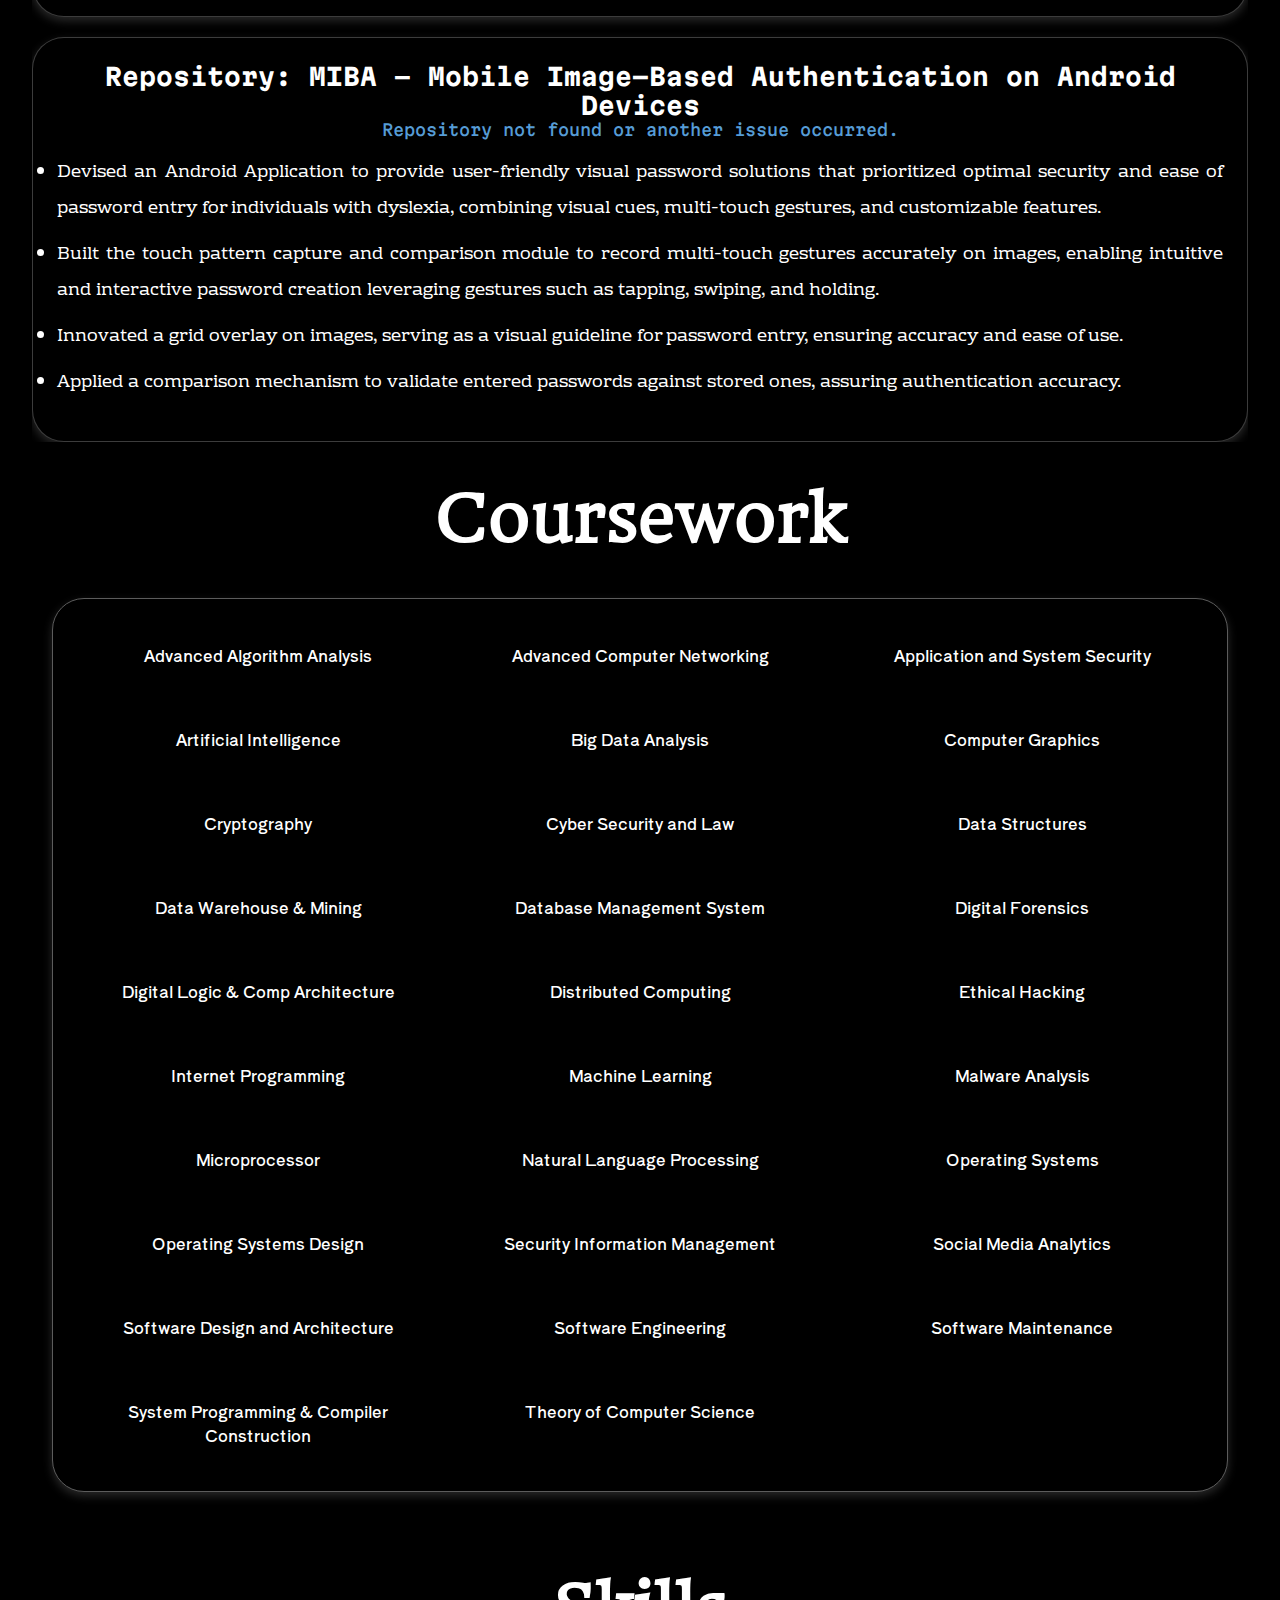
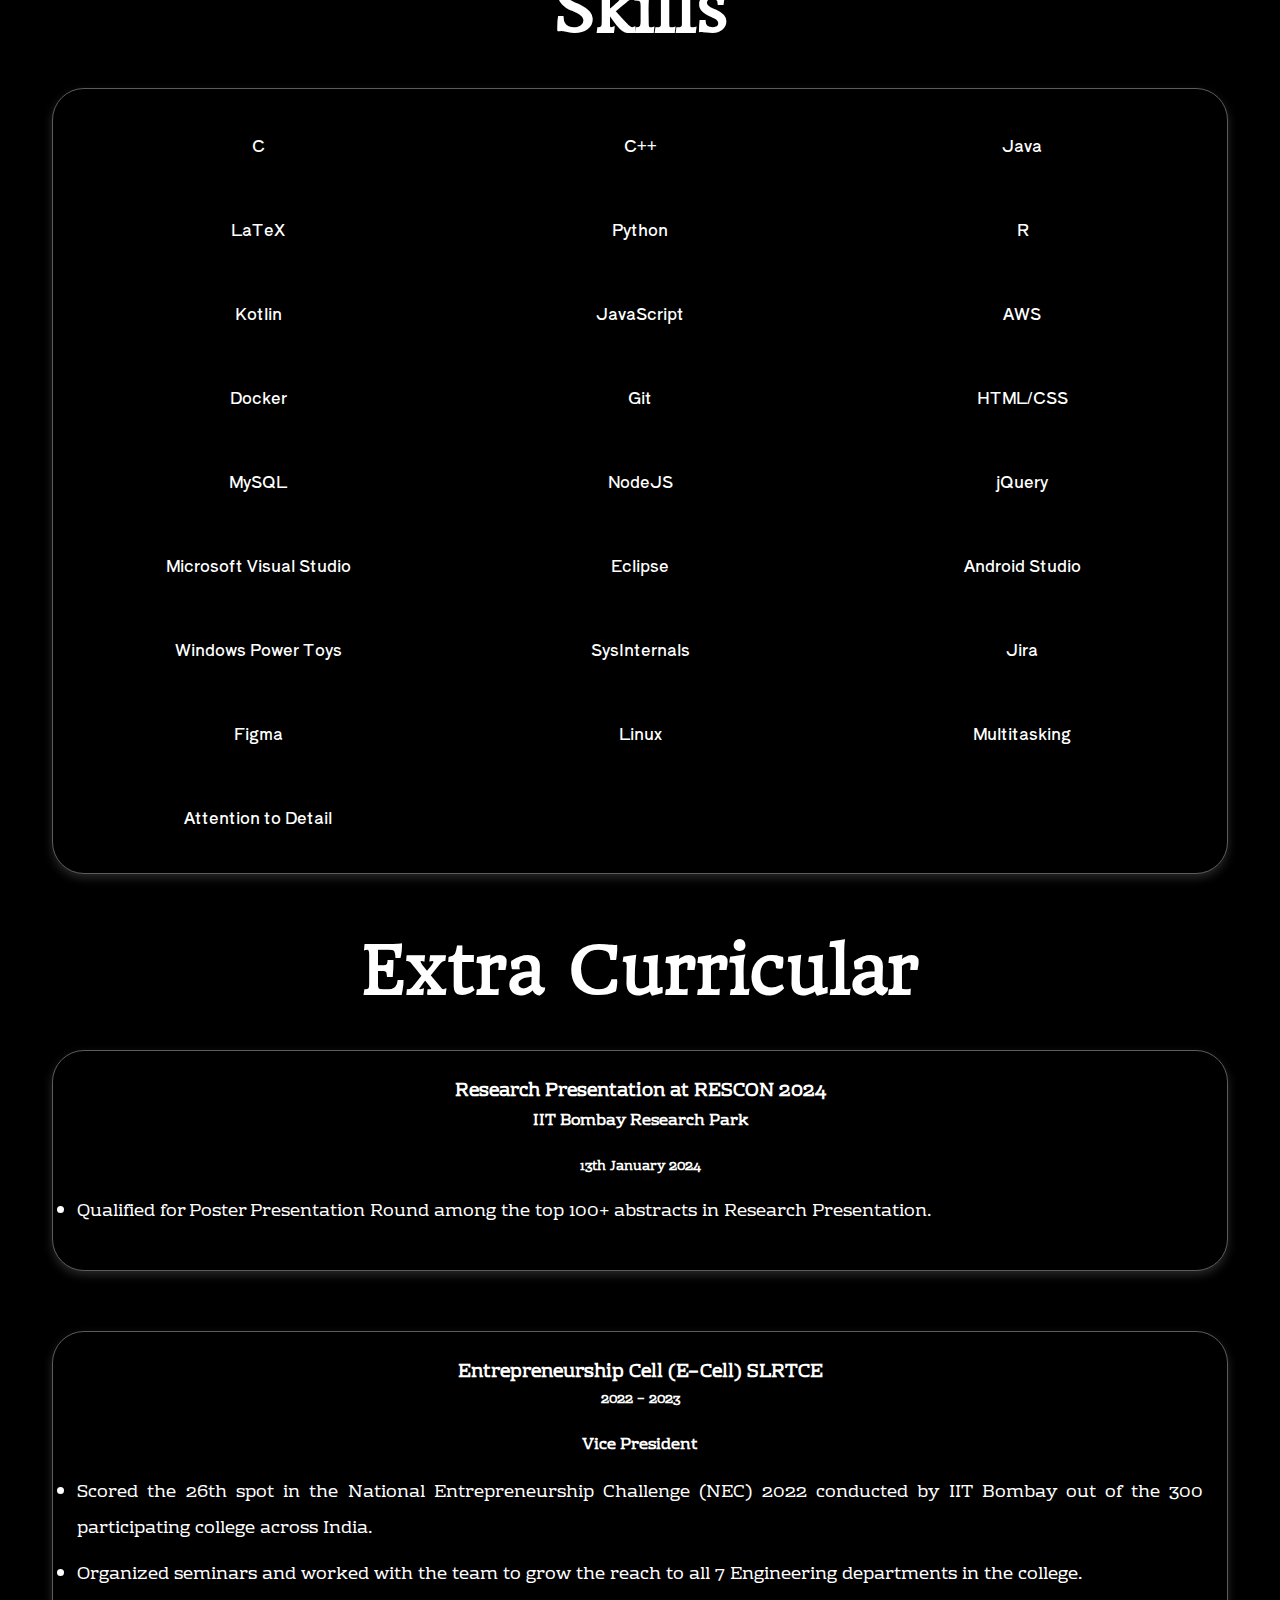
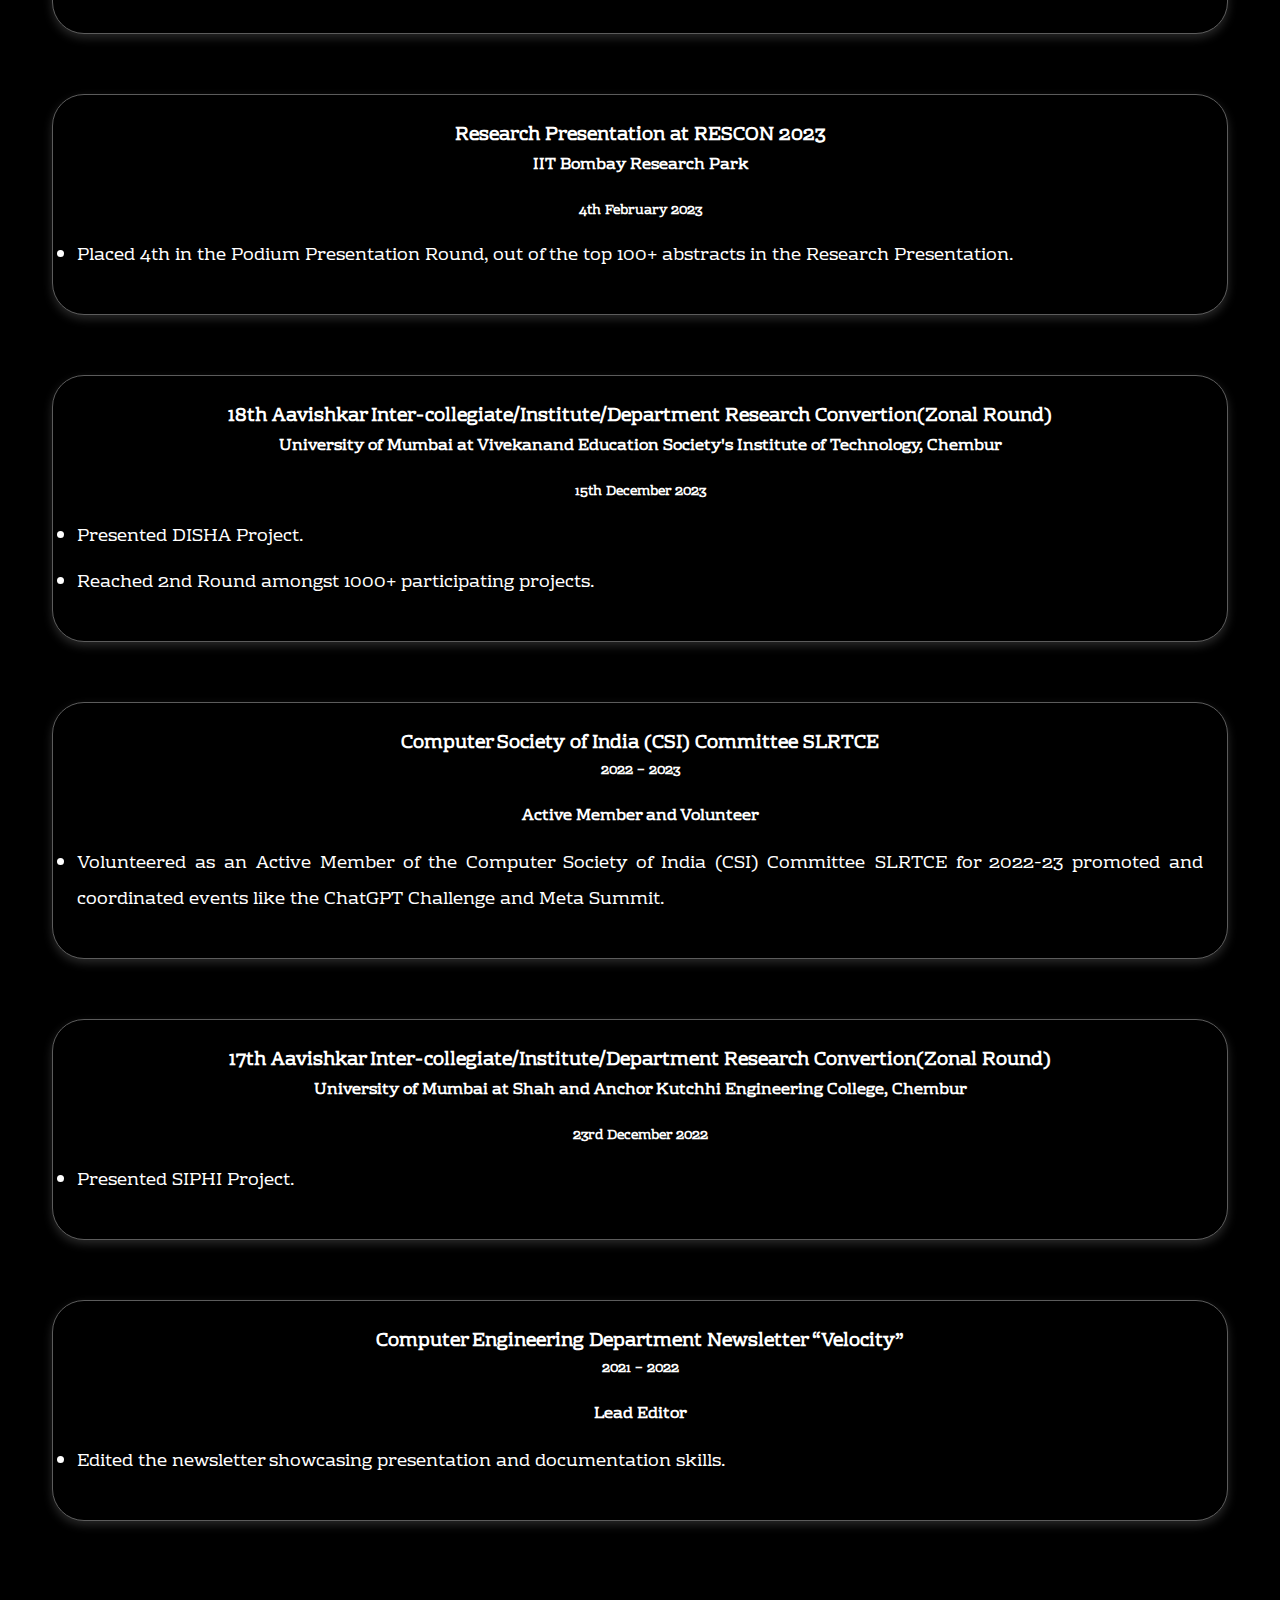
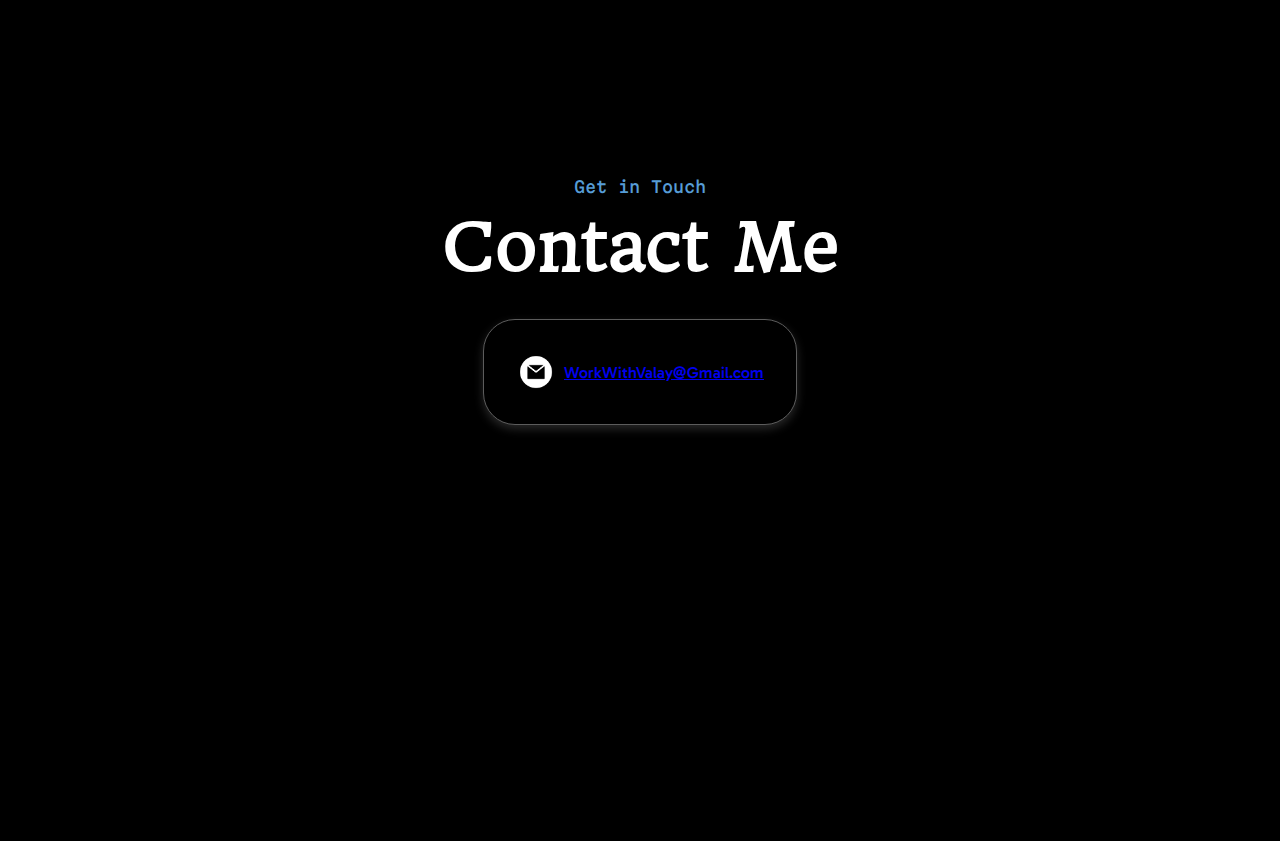
<file: src/index.html>
<!DOCTYPE html>
<html lang="en">
  <head>
    <meta charset="UTF-8" />
    <meta http-equiv="X-UA-Compatible" content="IE=edge" />
    <meta name="viewport" content="width=device-width, initial-scale=1.0" />
    <title>Valay Saitwadekar Portfolio</title>
    <link rel="stylesheet" href="style.css" />
    <link rel="stylesheet" href="mediaqueries.css" />
    <link rel="icon" href="./assets/favicon.ico">
  </head>
  <body>
    <nav id="desktop-nav">
      <div class="logo">Valay Saitwadekar</div>
      <div>
        <ul class="nav-links">
          <li><a href="#Education">Education</a></li>
          <li><a href="#Experience">Experience</a></li>
          <li><a href="#Projects">Projects</a></li>
          <li><a href="#Coursework">Coursework</a></li>
          <li><a href="#Skills">Skills</a></li>
          <li><a href="#Extra Curricular">Extra Curricular</a></li>  
          <li><a href="#Contact">Contact</a></li>
          <li>
            <img
              id="modeToggle"
              class="icon color-icon"
              src="./assets/theme_light.png"
              src-light="./assets/theme_dark.png"
              src-dark="./assets/theme_light.png"
              alt="Color them icon"
            />
          </li>
        </ul>
      </div>
    </nav>

    <nav id="hamburger-nav">
      <div class="logo">Valay Saitwadekar</div>
      <div class="hamburger-menu">
        <div class="hamburger-icon" onclick="toggleMenu()">
          <span></span>
          <span></span>
          <span></span>
        </div>
        <div class="menu-links">
          <li><a href="#Education" onclick="toggleMenu()">Education</a></li>
          <li><a href="#Experience" onclick="toggleMenu()">Experience</a></li>
          <li><a href="#Projects" onclick="toggleMenu()">Projects</a></li>
          <li><a href="#Coursework" onclick="toggleMenu()">Coursework</a></li>
          <li><a href="#Skills" onclick="toggleMenu()">Skills</a></li>
          <li><a href="#Extra Curricular" onclick="toggleMenu()">Extra Curricular</a></li>
          <li><a href="#Contact" onclick="toggleMenu()">Contact</a></li>
          <li>
            <img
              id="modeToggle2"
              class="icon color-icon"
              src="./assets/theme_light.png"
              src-light="./assets/theme_dark.png"
              src-dark="./assets/theme_light.png"
              alt="Color them icon"
            />
          </li>
        </div>
      </div>
    </nav>

    <section id="profile">
      <div class="section__pic-container">
        <img src="./assets/Profile-Pic.png" />
      </div>
      <div class="section__text">
        <p class="section__text__p1">Hello, I'm</p>
        <h1 class="title">Valay Saitwadekar</h1>
        <p class="section__text__p2">Software Developer</p>
        <div class="btn-container">
          <button class="btn btn-color-2" onclick="window.open('./assets/Valay-Saitwadekar-Resume.pdf')"> Resum&#233 </button>
        </div>
        <div id="socials-container">
          <img
            src="./assets/linkedin_dark.png"
            src-light="./assets/linkedin_light.png"
            src-dark="./assets/linkedin_dark.png"
            alt="LinkedIn Profile"
            class="icon linkedin-icon"
            onclick="location.href='https://LinkedIn.com/in/SaitwadekarValay'"
          />
          <img
            src="./assets/github_dark.png"
            src-light="./assets/github_light.png"
            src-dark="./assets/github_dark.png"
            alt="Github Profile"
            class="icon github-icon"
            onclick="location.href='https://Github.com/Valay17'"
          />
        </div>
      </div>
    </section>

    <section id="Education">
      <h1 class="title">Education</h1>
      <div class="gap"></div>
        <div class="Education">
              <div class="details-container">
              <h2>Masters of Science in Computer Science</h2>
              <h4>California State University Fullerton, ABET, USA</h4>
              <div class="gap"></div>
              <h5 class="section__text__p4">August 2024 - May 2026</h5>
              <h3 class="section__text__p4">CGPA 3.57/4</h3>
            </div>
            <div class="gap"></div>
            <div class="details-container">
              <h2>Bachelors of Engineering in Computer Engineering with Honors in Cyber Security</h2>
              <h4>Shree L. R. Tiwari College of Engineering, University of Mumbai, India</h4>
              <div class="gap"></div>
              <h5 class="section__text__p4">June 2020 - May 2024</h5>
              <h3 class="section__text__p4">CGPA 9.11/10</h3>
            </div>
          <div class="gap"></div>
          </div>
        </div>
      </div>
    </section>

    <section id="Experience">
      <h1 class="title">Experience</h1>
          <div class="gap"></div>
          <div class="exp-details-container">
            <h2>Filtroll International (India) Pvt. Ltd.</h2>
            <h4>Mumbai, India</h4>
            <div class="gap"></div>
            <h5>December 2022 – June 2023</h5>
            <div class="gap"></div>
            <h3>Intern – Software Engineer</h3>
            <div class="gap"></div>
            <div class="section__text__p3">
              <ul>
              <li>Implemented inventory management, accounting, and CRM modules within the ERP system to help the business manage inventory levels and track financial transactions more efficiently, along with custom reports, dashboards, and analytics to provide business insights, reducing manual work by 50% and improving inventory management accuracy by 85%.
              </li><div class="spacer"></div><li>Formed ERP system requirements and specifications document based on meetings with key business stakeholders to understand their needs and planned development of new capabilities aligned with business growth.
              </li><div class="spacer"></div><li>Designed a relational database schema in MySQL to organize business data for reports and analysis with stored procedures and database triggers to enforce business logic and data integrity.
              </li><div class="spacer"></div><li>Created user guides and admin manuals to support onboarding new users and documentation for users covering system navigation and module functions and conducted training to help employees adopt the new ERP tools.
              </li></ul>
             </div>
          </div>
    </section>   

    <section id="Projects">
      <h1 class="title">Projects</h1>
      <div class="gap"></div>
      <div class="experience-details-container">
        <div class="about-containers">
          <div class="details-container color-container">
            <div class="article-container">
              <div id="repo-section-3"></div>
              </div>
              <h5>July 2023 - May 2024</h5>
            <div class="section__text__p3">
              <ul>
              <li>Launched a website that integrates a CNN model to classify cyclone intensity with 94.5% accuracy using IR(Infrared) images from the MOSDAC website, categorizing cyclones into levels 1 to 5, and providing real-time insights into cyclone severity.
              </li><div class="spacer"></div><li>Trained a T5 transformer model to generate multilingual safety guidelines and precautionary measures tailored to each cyclone level, enhancing accessibility and improving response strategies for diverse audiences.
              </li><div class="spacer"></div><li>Integrated OpenWeatherMap API providing additional weather-related information enhancing website’s functionality.
              </li><div class="spacer"></div><li>Setup Twilio API sending SMS alerts with cyclone intensity and precautionary guidelines, providing timely information to users.
            </li></ul>
            </div>
          </div>

          <div class="gap"></div>

          <div class="details-container color-container">
            <div class="article-container">
              <div id="repo-section-1"></div>
            </div>
            <h5>July 2022 - May 2023</h5>
            <div class="section__text__p3">
              <ul>
              <li>Developed an Android Application to help people with hearing impairments improve their speaking skills using lip-synced animations and dynamic sound represented in line graphs.
              </li><div class="spacer"></div><li>Employed GMM – HMM (Hidden Markov Model with Gaussian Mixture Model) to perform Speech Recognition and Waveform Similarity Analysis to identify the accuracy of the words spoken by the user.
              </li></ul>
            </div>
          </div>

          <div class="gap"></div>

          <div class="details-container color-container">
            <h2 class="p-title">Implementing and Configuring IDS/IPS for Network Security</h2>
              <h5>December 2022 - December 2022</h5>
              <div class="section__text__p3">
                <ul>
                <li>Installed and configured Snort on Kali Linux, modifying its configuration to meet network security needs, and setting up log storage to capture traffic data and monitor real-time network activity.
                </li><div class="spacer"></div><li>Customized Snort rule configurations to drop malicious ICMP and TCP packets, mitigating unwanted traffic and reinforcing network defenses against reconnaissance and DoS attacks.
                </li><div class="spacer"></div><li>Executed Nmap scanning from an external machine on the IDS configuration to assess Snort’s performance in identifying and logging irregular traffic, confirming its detection capabilities.
              </li></ul>
              </div>
          </div>


          <div class="gap"></div>

          <div class="details-container color-container">
            <h2 class="p-title">Providing Reliable Services to a Large Unpredictable Number of Devices using 5G</h2>
            <h5>December 2022 - December 2022</h5>
              <div class="section__text__p3">
                <ul>
                <li>Simulated UE Nodes equipped with 5G mmWave Antennas and IPv6 interacting with gNB Nodes using MiMo with Beam Forming and TDMA to access internet at 1Gbps Speeds and Low Latency.
                </li><div class="spacer"></div><li>Operated NS – 3 along with NetAnim and 5G – LENA Modules with NR to visually simulate how the gNB Nodes interact with the UE Nodes to send and receive packets.
                </li><div class="spacer"></div><li>Received an Internship Certificate for completing the training and project on 5G.
              </li></ul>
              </div>
          </div>

          <div class="gap"></div>

          <div class="details-container color-container">
            <h2 class="p-title">AWS – Configuring Reverse Proxy Using Nginx</h2>
            <h5>July 2022 - July 2022</h5>
              <div class="section__text__p3">
                <ul>
                <li>Connected a MySQL Database server to an EC2 instance on AWS to run a node.js application.
                </li><div class="spacer"></div><li>Launched another EC2 instance for NGINX and configured the application to run on this proxy NGINX server.
                </li><div class="spacer"></div><li>Acquired an Internship Certificate for completing the training and project on AWS.
              </li></ul>
              </div>
          </div>


          <div class="gap"></div>

          <div class="details-container color-container">
            <div class="article-container">
            <div id="repo-section-2"></div>
          </div>  
              <div class="section__text__p3">
                <ul>
                <li>Devised an Android Application to provide user-friendly visual password solutions that prioritized optimal security and ease of password entry for individuals with dyslexia, combining visual cues, multi-touch gestures, and customizable features.
                </li><div class="spacer"></div><li>Built the touch pattern capture and comparison module to record multi-touch gestures accurately on images, enabling intuitive and interactive password creation leveraging gestures such as tapping, swiping, and holding.
                </li><div class="spacer"></div><li>Innovated a grid overlay on images, serving as a visual guideline for password entry, ensuring accuracy and ease of use.
                </li><div class="spacer"></div><li>Applied a comparison mechanism to validate entered passwords against stored ones, assuring authentication accuracy.
              </li></ul>
              </div>
          </div>

        </div>
      </div>
    </section>

    <section id="Coursework">
      <h1 class="title">Coursework</h1>
      <div class="gap"></div>
        <div class="Course">
          <div class="details-container">
            <div class="list-container">
              <div class="item">Advanced Algorithm Analysis</div>
              <div class="item">Advanced Computer Networking</div>
              <div class="item">Application and System Security</div>
              <div class="item">Artificial Intelligence</div>
              <div class="item">Big Data Analysis</div>
              <div class="item">Computer Graphics</div>
              <div class="item">Cryptography</div>
              <div class="item">Cyber Security and Law</div>
              <div class="item">Data Structures</div>
              <div class="item">Data Warehouse & Mining</div>
              <div class="item">Database Management System</div>
              <div class="item">Digital Forensics</div>
              <div class="item">Digital Logic & Comp Architecture</div>
              <div class="item">Distributed Computing</div>
              <div class="item">Ethical Hacking</div>
              <div class="item">Internet Programming</div>
              <div class="item">Machine Learning</div>
              <div class="item">Malware Analysis</div>
              <div class="item">Microprocessor</div>
              <div class="item">Natural Language Processing</div>
              <div class="item">Operating Systems</div>
              <div class="item">Operating Systems Design</div>
              <div class="item">Security Information Management</div>
              <div class="item">Social Media Analytics</div>
              <div class="item">Software Design and Architecture</div>
              <div class="item">Software Engineering</div>
              <div class="item">Software Maintenance</div>
              <div class="item">System Programming & Compiler Construction</div>
              <div class="item">Theory of Computer Science</div>
          </div>
        </div>
        <div class="gap"></div>
      </div>
    </section>

    <div class="gap"></div>

    <section id="Skills">
      <h1 class="title">Skills</h1>
      <div class="gap"></div>
        <div class="Course">
          <div class="details-container">
            <div class="list-container">
                <div class="item">C</div>
                <div class="item">C++</div>
                <div class="item">Java</div>
                <div class="item">LaTeX</div>
                <div class="item">Python</div>
                <div class="item">R</div>
                <div class="item">Kotlin</div>
                <div class="item">JavaScript</div>
                <div class="item">AWS</div>
                <div class="item">Docker</div>
                <div class="item">Git</div>
                <div class="item">HTML/CSS</div>
                <div class="item">MySQL</div>
                <div class="item">NodeJS</div>
                <div class="item">jQuery</div>
                <div class="item">Microsoft Visual Studio</div>
                <div class="item">Eclipse</div>
                <div class="item">Android Studio</div>
                <div class="item">Windows Power Toys</div>
                <div class="item">SysInternals</div>
                <div class="item">Jira</div>
                <div class="item">Figma</div>
                <div class="item">Linux</div>
                <div class="item">Multitasking</div>
                <div class="item">Attention to Detail</div>
                <div class="item"></div>
          </div>
        </div>
        <div class="gap"></div>
      </div>
    </section>

    <section id="Extra Curricular">
      <h1 class="title">Extra Curricular</h1>
      <div class="gap"></div>
        <div class="Education">
            <div class="details-container">
              <h3>Research Presentation at RESCON 2024</h3>
              <h4>IIT Bombay Research Park</h4>
              <div class="gap"></div>
              <h5>13th January 2024</h5>
              <div class="section__text__p3">
                <ul>
                <li>Qualified for Poster Presentation Round among the top 100+ abstracts in Research Presentation.
              </li></ul>
              </div>
            </div>
          <div class="gap"></div>
          <div class="details-container">
            <h3>Entrepreneurship Cell (E–Cell) SLRTCE</h3>
            <h5>2022 – 2023</h5>
            <div class="gap"></div>
            <h4>Vice President</h4>
            <div class="section__text__p3">
              <ul>
              <li>Scored the 26th spot in the National Entrepreneurship Challenge (NEC) 2022 conducted by IIT Bombay out of the 300 participating college across India.
              </li><div class="spacer"></div><li>Organized seminars and worked with the team to grow the reach to all 7 Engineering departments in the college.
            </li></ul>
            </div>
          </div>
          <div class="gap"></div>
          <div class="details-container">
            <h3>Research Presentation at RESCON 2023</h3>
              <h4>IIT Bombay Research Park</h4>
              <div class="gap"></div>
              <h5>4th February 2023</h5>
              <div class="section__text__p3">
                <ul>
                <li>Placed 4th in the Podium Presentation Round, out of the top 100+ abstracts in the Research Presentation.
              </li></ul>
              </div>
            </div>
          <div class="gap"></div>
          <div class="details-container">
            <h3>18th Aavishkar Inter-collegiate/Institute/Department Research Convertion(Zonal Round)</h3>
            <h4>University of Mumbai at Vivekanand Education Society's Institute of Technology, Chembur</h4>
            <div class="gap"></div>
            <h5>15th December 2023</h5>
            <div class="section__text__p3">
              <ul>
              <li>Presented DISHA Project.
              </li><div class="spacer"></div><li>Reached 2nd Round amongst 1000+ participating projects.
            </li></ul>
            </div>
          </div>
          <div class="gap"></div>
          <div class="details-container">
            <h3>Computer Society of India (CSI) Committee SLRTCE </h3>
            <h5>2022 – 2023</h5>
            <div class="gap"></div>
            <h4>Active Member and Volunteer</h4>
            <div class="section__text__p3">
              <ul>
              <li>Volunteered as an Active Member of the Computer Society of India (CSI) Committee SLRTCE for 2022-23 promoted and coordinated events like the ChatGPT Challenge and Meta Summit.
            </li></ul>
            </div>
          </div>
          <div class="gap"></div>
          <div class="details-container">
            <h3>17th Aavishkar Inter-collegiate/Institute/Department Research Convertion(Zonal Round)</h3>
            <h4>University of Mumbai at Shah and Anchor Kutchhi Engineering College, Chembur</h4>
            <div class="gap"></div>
            <h5>23rd December 2022</h5>
            <div class="section__text__p3">
              <ul>
              <li>Presented SIPHI Project.
            </li></ul>
            </div>
          </div>
          <div class="gap"></div>
          <div class="details-container">
            <h3>Computer Engineering Department Newsletter “Velocity” </h3>
            <h5>2021 – 2022</h5>
            <div class="gap"></div>
            <h4>Lead Editor</h4>
            <div class="section__text__p3">
              <ul>
              <li>Edited the newsletter showcasing presentation and documentation skills.
            </li></ul>
            </div>
          </div>
      </div>
    </section>
    
    <section id="Contact">
      <div class="contact-gap"></div>
      <p class="section__text__p1">Get in Touch</p>
      <h1 class="title">Contact Me</h1>
      <div class="contact-info-upper-container">
        <div class="contact-info-container">
          <img
            src="./assets/email_dark.png"
            src-light="./assets/email_light.png"
            src-dark="./assets/email_dark.png"
            class="icon contact-icon email-icon"
          />
          <p><a href="mailto:WorkWithValay@Gmail.com">WorkWithValay@Gmail.com</a></p>
        </div>
      </div>
    </section>

    <button id="scrollToTopBtn" class="scroll-btn">
      <img
        src="./assets/up_arrow_dark.png"
        src-light="./assets/up_arrow_light.png"
        src-dark="./assets/up_arrow_dark.png"
        class="icon linkedin-icon"
      />
    </button>
    
    <script src="script.js"></script>
  </body>
</html>
</file>
<file: style.css>
@import url('https://fonts.googleapis.com/css2?family=Gabarito:wght@400..900&family=Headland+One&family=Martian+Mono:wght@100..800&family=Philosopher:ital,wght@0,400;0,700;1,400;1,700&family=Rhodium+Libre&family=Shippori+Antique&display=swap');
/* Light Mode */
[theme="light"] {
  --primary-color: white;
  --primary-color-2: rgb(255, 255, 255);
  --primary-color-3: rgb(255, 255, 255);
  --background-color: rgb(255, 255, 255);
  --secondary-color: black;
  --secondary-color-2: rgb(86, 156, 214);
  --button-background: rgb(86, 156, 214);
  --button-text-hover: white;
  --button-border: rgb(86, 156, 214) 0.1rem solid;
  --button-border-2: rgb(86, 156, 214) 0.1rem solid;
  --container-border: rgb(163, 163, 163);
  --hamburger-icon-color: black;

  /* Update navbar background for light mode */
  --navbar-background-light: rgba(255, 255, 255, 1); /* Fully opaque navbar */
  --navbar-background-light-shrink: rgba(255, 255, 255, 0.9); /* Slight transparency when shrunk */
}

/* Default Dark Mode */
:root {
  --primary-color: black;
  --primary-color-2: rgb(0, 0, 0);
  --primary-color-3: rgb(0, 0, 0);
  --background-color: rgb(0, 0, 0);
  --secondary-color: white;
  --secondary-color-2: rgb(86, 156, 214);
  --button-background: rgb(86, 156, 214);
  --button-text-hover: white;
  --button-border: rgb(86, 156, 214) 0.1rem solid;
  --button-border-2: rgb(86, 156, 214) 0.1rem solid;
  --container-border: rgb(92, 92, 92);
  --hamburger-icon-color: white;

  /* Keep original transparency for dark mode */
  --navbar-background-dark: rgba(0, 0, 0, 0.3); /* Dark mode transparency */
  --navbar-background-dark-shrink: rgba(0, 0, 0, 0.9); /* Less transparent when shrunk in dark mode */
}

* {
  margin: 0;
  padding: 0;
}

h3 {
  color: var(--secondary-color);
}

body {
  font-family: "Gabarito", serif;
  font-weight: 500;
  font-style: normal;
  background-color: var(--background-color);
}

html {
  scroll-behavior: smooth;
}

p {
  color: var(--secondary-color-2);
}

/* TRANSITION */

a,
.btn {
  transition: all 300ms ease;
}

/* DESKTOP NAV */


nav,
.nav-links,
.hamburger-menu {
  max-width: 100%;  /* Ensure navbar and menu don't extend beyond viewport */
  box-sizing: border-box;  /* Include padding/borders in width calculation */
}

nav {
  display: flex;
  justify-content: space-between;
  align-items: center;
  padding: 1.5rem 2rem;
  position: sticky;
  top: 0;
  width: 100%;  /* Ensure the navbar takes up 100% of the viewport width */
  z-index: 1000;
  transition: all 0.3s ease;
  background-color: var(--navbar-background-light);
  box-shadow: var(--navbar-box-shadow-light);
  box-sizing: border-box;  /* Include padding in width calculation */
}

/* Dark mode navbar */
[theme="dark"] nav {
  background-color: var(--navbar-background-dark);
  box-shadow: var(--navbar-box-shadow-dark);
}

/* Shrink navbar on scroll */
nav.shrink {
  padding: 0.5rem 2rem;
  background-color: var(--navbar-background-light-shrink); /* Use light mode shrink background */
  box-shadow: var(--navbar-box-shadow-light); /* Light mode shadow when shrunk */
}

[theme="dark"] nav.shrink {
  background-color: var(--navbar-background-dark-shrink); /* Use dark mode shrink background */
  box-shadow: var(--navbar-box-shadow-dark); /* Dark mode shadow when shrunk */
}

/* Logo styles */
nav .logo {
  font-size: 2rem;
  color: var(--secondary-color);
  font-family: "Gabarito", serif;
}

nav.shrink .logo {
  font-size: 1.5rem;
}

/* Navigation Links */
.nav-links {
  display: flex;
  gap: 2rem;
  list-style: none;
  font-size: 1.2rem;
}

.nav-links a {
  color: var(--secondary-color);
  font-family: "Rhodium Libre", serif;
  text-decoration: none;
}

a:hover {
  text-decoration: underline;
  text-underline-offset: 0.5rem;
  text-decoration-color: var(--secondary-color-2);
}

nav a:hover {
  color: var(--secondary-color-2);
}

.logo {
  font-size: 2rem;
  color: var(--secondary-color);
}

.logo:hover {
  cursor: default;
}

/* HAMBURGER MENU */
#hamburger-nav {
  display: none; /* Default hidden for larger screens */
}
/* Base styles for the hamburger menu */
.hamburger-menu {
  position: relative;  /* Ensures that the dropdown menu positions relative to this container */
  display: inline-block;
}

.hamburger-icon {
  display: flex;
  flex-direction: column;
  justify-content: space-between;
  height: 40px;
  width: 30px;
  cursor: pointer;
  position: relative;
}

.hamburger-icon span {
  width: 100%;
  height: 2px;
  background-color: var(--hamburger-icon-color);
  transition: all 0.3s ease-in-out;
  position: relative;
}

/* Hamburger icon transforms when it's clicked (to an 'X' state) */
.hamburger-icon.open span:first-child {
  transform: rotate(45deg) translate(6px, 6px);
  transform-origin: left center;
}

.hamburger-icon.open span:nth-child(2) {
  opacity: 0;
}

.hamburger-icon.open span:last-child {
  transform: rotate(-45deg) translate(6px, -6px);
  transform-origin: left center;
}

/* Menu dropdown container */
.menu-links {
  display: flex;  /* Flexbox for stacking items vertically */
  flex-direction: column;
  position: absolute;  /* Absolute positioning relative to the hamburger-menu */
  top: 100%;  /* Position right below the hamburger icon */
  right: 0;   /* Align the dropdown to the right side of the hamburger icon */
  background-color: var(--primary-color);
  width: 200px;  /* Set width of dropdown (can be adjusted as needed) */
  height: 0;  /* Initially collapsed */
  overflow: hidden;
  visibility: hidden; /* Hidden by default */
  transition: height 0.3s ease-in-out, visibility 0s 0.3s; /* Smooth transition for height */
  border: 1px solid rgba(200, 200, 200, 0.3);
  border-radius: 8px;
  box-shadow: 0 4px 10px rgba(200, 200, 200, 0.2);
  text-align: center;
}

.menu-links.open {
  height: auto;  /* Allow it to expand naturally based on its content */
  visibility: visible;  /* Make it visible when opened */
  padding-top: 10px;  /* Add space above the menu items */
}

/* Styles for the menu items (links) */
.menu-links a {
  display: block;
  padding: 10px;
  text-align: center;
  font-size: 1.25rem;
  color: var(--secondary-color);
  text-decoration: none;
  transition: all 0.3s ease-in-out;
  white-space: normal;
  font-family: "Rhodium Libre", serif;
  flex-shrink: 0;  /* Prevent shrinking of links */
}

/* List item styles */
.menu-links li {
  list-style: none;
  box-shadow: 0 2px 0 0 rgba(200, 200, 200, 0.3);  /* Light grey separator line */
}

/* Remove the bottom border of the last item */
.menu-links li:last-child {
  box-shadow: none;  /* Remove the line on the last item */
}


/* SECTIONS */

section {
  padding-top: 4vh;               /* Add space at the top */
  min-height: 100vh;              /* Ensure the section takes at least 100% of the viewport height */
  margin: 0 2rem;                 /* Use more responsive margins instead of 10rem */
  box-sizing: border-box;         /* Prevent content overflow due to padding */
  display: flex;                  /* Enable flexbox for content alignment */
  flex-direction: column;         /* Stack content vertically */
  justify-content: flex-start;    /* Align content to the top of the section */
  align-items: stretch;           /* Stretch content to fill the section width */
  overflow: hidden;               /* Prevent content overflow */
}

/* PROFILE SECTION */

#profile {
  display: flex;
  justify-content: center;
  gap: 3rem;
  height: 80vh;
}

.section__pic-container {
  display: flex;
  height: 400px;
  width: 400px;
  margin: 1rem 0;
  align-self: center;
}

.section__text {
  align-self: center;
  text-align: center;
}

.section__text p {
  font-weight: 600;
}

.section__text__p1 {
  text-align: center;
  margin-bottom: 0.7rem;
  font-family: "Martian Mono", serif;
}

.section__text__p2 {
  font-size: 1.75rem;
  margin-top: 1rem;
  margin-bottom: 1rem;
  font-family: "Rhodium Libre", serif;
}

.title {
  color: var(--secondary-color);
  font-size: 4rem;
  text-align: center;
  font-family: "Headland One", serif;
}

#socials-container {
  display: flex;
  justify-content: center;
  margin-top: 1rem;
  gap: 1rem;
}

/* ICONS */

.icon {
  cursor: pointer;
  height: 2rem;
}

/* BUTTONS */

.btn-container {
  display: flex;
  justify-content: center;
  gap: 1rem;
}

.btn {
  font-weight: 600;
  transition: all 300ms ease;
  padding: 1rem;
  width: 8rem;
  border-radius: 2rem;
}

.btn-color-1,
.btn-color-2 {
  border: var(--button-border);
  color: var(--secondary-color-2);
  font-family: "Philosopher", serif;
  font-size: 15px;
}

.btn-color-1:hover,
.btn-color-2:hover {
  cursor: pointer;
}

.btn-color-1,
.btn-color-2:hover {
  background: var(--button-background);
  color: var(--primary-color);
}

.btn-color-1:hover {
  background: var(--secondary-color);
}

.btn-color-2 {
  background: none;
}

.btn-color-2:hover {
  border: var(--button-border);
  background: var(--secondary-color);
}

.btn-container {
  gap: 1rem;
}

/* Education SECTION */
.Education
{
  display: flex;              /* Set up flexbox to align children */
  flex-direction: column;     /* Stack the details containers vertically */
  justify-content: flex-start; /* Align items to the start */
  align-items: center;        /* Center items horizontally */
  padding: 20px;
  box-sizing: border-box;
  width: 100%; /* Ensure it takes up the available width */
  gap: 20px;
  font-family: "Rhodium Libre", serif;
}

.section__text__p4{
  font-family: "Martian Mono", serif;
}

.gap {
  height: 20px; /* Adds vertical space */
}

.details-container {
  display: flex;
  padding: 1.5rem;
  flex-grow: 1;
  flex-shrink: 0;
  background: var(--primary-color-2);
  border-radius: 2rem;
  border: 1px solid rgba(200, 200, 200, 0.3); /* Same border style as in the hamburger menu */
  border-color: var(--container-border); /* Border color */
  box-shadow: 0 4px 10px rgba(200, 200, 200, 0.2); /* Light grey shadow similar to the dropdown */
  text-align: center;
  color: var(--secondary-color);
  flex-direction: column;
  width: 100%;
  box-sizing: border-box;
  transition: all 0.3s ease-in-out; /* Smooth transition effect */
}

/* Hover effect for the .details-container to apply similar effect as the menu dropdown */
.details-container:hover {
  box-shadow: 0 4px 10px rgba(0, 0, 0, 0.15); /* Darker shadow on hover */
  border-color: var(--secondary-color-2); /* Change border color on hover */
  border: 3px solid var(--secondary-color-2)
}

.details-container > .box {
  width: 100%;              /* Ensure full width for each box */
  margin-bottom: 1rem;
}

/* EXPERIENCE SECTION */
.section__text__p3 {
  margin-top: 1rem;
  margin-bottom: 1rem;
  text-align: justify;  
  line-height: 2; /* Increases the space between lines */
  font-size: 18px;
  font-family: "Rhodium Libre", serif;
}

/* Experience Section - Flexbox items (exp-details-container) */
.exp-details-container {
  display: flex;
  padding: 1.5rem;
  background: var(--primary-color-2);
  border-radius: 2rem;
  border: 1px solid rgba(200, 200, 200, 0.3); /* Same border style as the menu */
  border-color: var(--container-border);
  text-align: center;
  color: var(--secondary-color);
  flex-direction: column;
  width: auto;
  max-width: 100%;
  box-sizing: border-box;
  flex-grow: 0;
  flex-shrink: 1;
  transition: all 0.3s ease-in-out; /* Smooth transition effect */
  font-family: "Martian Mono", serif;
}

/* Hover effect for the experience container */
.exp-details-container:hover {
  box-shadow: 0 4px 10px rgba(0, 0, 0, 0.15); /* Darker shadow on hover */
  border-color: var(--secondary-color-2); /* Change border color on hover */
  border: 3px solid var(--secondary-color-2)
}

/* PROJECTS SECTION */

#projects {
  position: relative;
}

.article-container{
  font-family: "Martian Mono", serif;
}

.p-title{
  font-family: "Martian Mono", serif;
}

/* Projects Section - Flexbox items (project containers) */
.color-container {
  border-color: var(--container-border);
  background: var(--primary-color-2);
  padding: 1.5rem;
  border-radius: 2rem;
  box-shadow: 0 4px 10px rgba(200, 200, 200, 0.2); /* Same shadow effect as the menu */
  border: 1px solid rgba(200, 200, 200, 0.3); /* Same border style as the menu */
  transition: all 0.3s ease-in-out; /* Smooth transition effect */
}

/* Hover effect for the project container */
.color-container:hover {
  box-shadow: 0 4px 10px rgba(0, 0, 0, 0.15); /* Darker shadow on hover */
  border-color: var(--secondary-color-2); /* Change border color on hover */
  border: 3px solid var(--secondary-color-2)
}

.project-img {
  border-radius: 2rem;
  width: 90%;
  height: 90%;
}

#icon-container {
  display: flex;
  justify-content: left;
}

.project-title {
  margin: 1rem;
  color: var(--secondary-color);
}

.project-btn {
  color: var(--secondary-color);
  border-color: var(--container-border);
}

/* Coursework */
#Coursework
{
  margin-bottom: 1 rem;
}

.Course
{
  display: flex;
  justify-content: center; /* Center grid container horizontally */
  align-items: center; /* Center grid container vertically (optional) */
  padding: 20px; 
  box-sizing: border-box;
}

.list-container
{
  display: grid;
  grid-template-columns: repeat(3, 1fr); /* 3 equal columns */
  gap: 20px;
  width: 100%; /* Ensure the grid takes full width of flex container */
  margin: 0 auto;
  font-family: "Shippori Antique", serif;
}

.item {
  padding: 20px;
  text-align: center;
  font-size: 16px;
  transition: all 0.3s ease-in-out; /* Smooth transition for text effects */
}

/* Hover effect for Coursework items (only text) */
.item:hover {
  color: var(--secondary-color); /* Change text color on hover */
  text-shadow: 0 0 1px var(--secondary-color); /* Glow effect on text */
  font-size: 18px;
}

/* CONTACT */

.contact-gap {
  height: 200px;  /* Adjust this value to control the space between the top and contact section */
  width: 100%;    /* Make it full width of the section */
  box-sizing: border-box;
}

#contact {
  display: flex;
  justify-content: center;
  align-items: flex-start; /* Align at the top */
  flex-direction: column;
  height: 100vh;
  padding-top: 100px; /* Adds more space at the top */
}

/* Contact Info Upper Container */
.contact-info-upper-container {
  display: flex;
  justify-content: center;
  border-radius: 2rem;
  border: var(--button-border);
  border-color: var(--container-border);
  background: var(--background-color);
  margin: 2rem auto;
  padding: 1rem;
  box-shadow: 0 4px 10px rgba(200, 200, 200, 0.2);
  transition: all 0.3s ease-in-out;
}

/* Hover effect for the contact info container */
.contact-info-upper-container:hover {
  box-shadow: 0 4px 10px rgba(0, 0, 0, 0.15); /* Darker shadow on hover */
  border-color: var(--secondary-color-2); /* Change border color on hover */
  border: 3px solid var(--secondary-color-2)
}

/* Contact Info Container */
.contact-info-container {
  display: flex;
  align-items: center;
  justify-content: center;
  gap: 0.5rem;
  margin: 1rem;
}

/* Icon */
.contact-icon {
  cursor: default;
}

.email-icon {
  height: 2.5rem;
}

/* FOOTER SECTION */

footer {
  height: 26vh;
  margin: 0 1rem;
}

footer p {
  text-align: center;
}

.spacer {
  height: 10px;  /* Adjust the height of the spacer */
  width: 100%;   /* Ensure it stretches across the full width */
}
/* Initially hide the button */
.scroll-btn {
  display: none;
  position: fixed;
  bottom: 20px;
  right: 20px;
  background-color: transparent;
  border: none;
  padding: 10px;
  cursor: pointer;
  z-index: 9999;
  transition: transform 0.3s ease;  /* Smooth transition for scaling effect */
}

/* Show the button when the class 'show' is added */
.scroll-btn.show {
  display: block;
}

/* Hover effect for the scroll button */
.scroll-btn:hover {
  transform: scale(1.5); /* Slightly increase the size on hover */
}

/* Hover effect for the image inside the button */
.scroll-btn img {
  width: 30px; /* Adjust icon size */
  height: 30px;
  transition: opacity 0.3s ease; /* Smooth transition for opacity change */
}

/* Hover effect on the image: reduce opacity slightly on hover */
.scroll-btn:hover img {
  opacity: 0.8;  /* Slightly fade the icon on hover */
}
</file>
<file: mediaqueries.css>
@media screen and (max-width: 12000px) {
  #profile {
    height: 83vh;
    margin-bottom: 6rem;
  }
  .about-containers {
    flex-wrap: wrap;
  }
  .section__pic-container img {
    width: 100%;
    height: 100%;
    margin: 0 auto 2rem;
  }
}

@media screen and (max-width: 1200px) {
  #desktop-nav {
    display: none;
  }
  #hamburger-nav {
    display: flex;
  }
  #experience,
  .experience-details-container {
    margin-top: 2rem;
  }
  #profile,
  .section-container {
    display: block;
  }
  .arrow {
    display: none;
  }
  section,
  .section-container {
    height: fit-content;
  }
  section {
    margin: 0 5%;
  }
  .section__pic-container {
    width: 275px;
    height: 275px;
    margin: 0 auto 2rem;
  }
  .about-containers {
    margin-top: 0;
  }
  .scroll-btn {
    bottom: 15px;
    right: 15px;
  }
}
}

@media screen and (min-width:0px) and (max-width: 599px) {
  #desktop-nav {
    display: none;
  }
  #hamburger-nav {
    display: flex;
  }

  .menu-links {
    left: 0;
    right: 0;
    width: 100%; /* Ensure the dropdown menu is full width */
    top: 0; /* Make sure it's positioned relative to the hamburger icon */
  }

  .hamburger-icon {
    height: 30px;
    width: 25px;
  }

  .menu-links a {
    padding: 10px;
    font-size: 1.25rem;
  }

  /* Hamburger icon styling on very small screens */
  .hamburger-icon span {
    height: 3px; /* Thicker lines for the icon */
    background-color: var(--hamburger-icon-color);
  }

  #contact,
  footer {
    height: 40vh;
  }
  #profile {
    padding-top: 50px;
    height: 83vh;
    margin-bottom: 0;
  }
  article {
    font-size: 1rem;
  }
  footer nav {
    height: fit-content;
    margin-bottom: 2rem;
  }
  .about-containers,
  .contact-info-upper-container,
  .btn-container {
    flex-wrap: wrap;
  }
  .contact-info-container {
    margin: 0;
  }
  .contact-info-container p,
  .nav-links li a {
    font-size: 1rem;
  }
  .experience-sub-title {
    font-size: 1.25rem;
  }
  .details-container {
    display: flex;
    flex-direction: column; /* Stack items vertically on smaller screens */
  }
  .logo {
    font-size: 1.5rem;
  }
  .nav-links {
    flex-direction: column;
    gap: 0.5rem;
    text-align: center;
  }
  .section__pic-container {
    width: auto;
    height: 75vw;
    justify-content: center;
  }
  .section__text__p2 {
    font-size: 1.25rem;
  }
  
  .text-container {
    text-align: justify;
  }
  .list-container {
    display: grid;
    grid-template-columns: 1fr; /* Collapse to 1 column on small screens */
  }
  .scroll-btn {
    bottom: 10px;
    right: 10px;
  }

  /* Optionally, resize the image to be smaller on very small screens */
  .scroll-btn img {
    width: 30px;
    height: 30px;
  }
}

@media screen and (max-width: 599px) {
  .list-container {
    display: grid;
    grid-template-columns: 1fr; /* Collapse to 1 column on small screens */
  }
  .title {
    font-size: clamp(3rem, 5vw, 6rem);
  }
}
</file>
<file: src/style.css>
@import url('https://fonts.googleapis.com/css2?family=Gabarito:wght@400..900&family=Headland+One&family=Martian+Mono:wght@100..800&family=Philosopher:ital,wght@0,400;0,700;1,400;1,700&family=Rhodium+Libre&family=Shippori+Antique&display=swap');
/* Light Mode */
[theme="light"] {
  --primary-color: white;
  --primary-color-2: rgb(255, 255, 255);
  --primary-color-3: rgb(255, 255, 255);
  --background-color: rgb(255, 255, 255);
  --secondary-color: black;
  --secondary-color-2: rgb(86, 156, 214);
  --button-background: rgb(86, 156, 214);
  --button-text-hover: white;
  --button-border: rgb(86, 156, 214) 0.1rem solid;
  --button-border-2: rgb(86, 156, 214) 0.1rem solid;
  --container-border: rgb(163, 163, 163);
  --hamburger-icon-color: black;

  /* Update navbar background for light mode */
  --navbar-background-light: rgba(255, 255, 255, 1); /* Fully opaque navbar */
  --navbar-background-light-shrink: rgba(255, 255, 255, 0.9); /* Slight transparency when shrunk */
}

/* Default Dark Mode */
:root {
  --primary-color: black;
  --primary-color-2: rgb(0, 0, 0);
  --primary-color-3: rgb(0, 0, 0);
  --background-color: rgb(0, 0, 0);
  --secondary-color: white;
  --secondary-color-2: rgb(86, 156, 214);
  --button-background: rgb(86, 156, 214);
  --button-text-hover: white;
  --button-border: rgb(86, 156, 214) 0.1rem solid;
  --button-border-2: rgb(86, 156, 214) 0.1rem solid;
  --container-border: rgb(92, 92, 92);
  --hamburger-icon-color: white;

  /* Keep original transparency for dark mode */
  --navbar-background-dark: rgba(0, 0, 0, 0.3); /* Dark mode transparency */
  --navbar-background-dark-shrink: rgba(0, 0, 0, 0.9); /* Less transparent when shrunk in dark mode */
}

* {
  margin: 0;
  padding: 0;
}

h3 {
  color: var(--secondary-color);
}

body {
  font-family: "Gabarito", serif;
  font-weight: 500;
  font-style: normal;
  background-color: var(--background-color);
}

html {
  scroll-behavior: smooth;
}

p {
  color: var(--secondary-color-2);
}

/* TRANSITION */

a,
.btn {
  transition: all 300ms ease;
}

/* DESKTOP NAV */


nav,
.nav-links,
.hamburger-menu {
  max-width: 100%;  /* Ensure navbar and menu don't extend beyond viewport */
  box-sizing: border-box;  /* Include padding/borders in width calculation */
}

nav {
  display: flex;
  justify-content: space-between;
  align-items: center;
  padding: 1.5rem 2rem;
  position: sticky;
  top: 0;
  width: 100%;  /* Ensure the navbar takes up 100% of the viewport width */
  z-index: 1000;
  transition: all 0.3s ease;
  background-color: var(--navbar-background-light);
  box-shadow: var(--navbar-box-shadow-light);
  box-sizing: border-box;  /* Include padding in width calculation */
}

/* Dark mode navbar */
[theme="dark"] nav {
  background-color: var(--navbar-background-dark);
  box-shadow: var(--navbar-box-shadow-dark);
}

/* Shrink navbar on scroll */
nav.shrink {
  padding: 0.5rem 2rem;
  background-color: var(--navbar-background-light-shrink); /* Use light mode shrink background */
  box-shadow: var(--navbar-box-shadow-light); /* Light mode shadow when shrunk */
}

[theme="dark"] nav.shrink {
  background-color: var(--navbar-background-dark-shrink); /* Use dark mode shrink background */
  box-shadow: var(--navbar-box-shadow-dark); /* Dark mode shadow when shrunk */
}

/* Logo styles */
nav .logo {
  font-size: 2rem;
  color: var(--secondary-color);
  font-family: "Gabarito", serif;
}

nav.shrink .logo {
  font-size: 1.5rem;
}

/* Navigation Links */
.nav-links {
  display: flex;
  gap: 2rem;
  list-style: none;
  font-size: 1.2rem;
}

.nav-links a {
  color: var(--secondary-color);
  font-family: "Rhodium Libre", serif;
  text-decoration: none;
}

a:hover {
  text-decoration: underline;
  text-underline-offset: 0.5rem;
  text-decoration-color: var(--secondary-color-2);
}

nav a:hover {
  color: var(--secondary-color-2);
}

.logo {
  font-size: 2rem;
  color: var(--secondary-color);
}

.logo:hover {
  cursor: default;
}

/* HAMBURGER MENU */
#hamburger-nav {
  display: none; /* Default hidden for larger screens */
}
/* Base styles for the hamburger menu */
.hamburger-menu {
  position: relative;  /* Ensures that the dropdown menu positions relative to this container */
  display: inline-block;
}

.hamburger-icon {
  display: flex;
  flex-direction: column;
  justify-content: space-between;
  height: 40px;
  width: 30px;
  cursor: pointer;
  position: relative;
}

.hamburger-icon span {
  width: 100%;
  height: 2px;
  background-color: var(--hamburger-icon-color);
  transition: all 0.3s ease-in-out;
  position: relative;
}

/* Hamburger icon transforms when it's clicked (to an 'X' state) */
.hamburger-icon.open span:first-child {
  transform: rotate(45deg) translate(6px, 6px);
  transform-origin: left center;
}

.hamburger-icon.open span:nth-child(2) {
  opacity: 0;
}

.hamburger-icon.open span:last-child {
  transform: rotate(-45deg) translate(6px, -6px);
  transform-origin: left center;
}

/* Menu dropdown container */
.menu-links {
  display: flex;  /* Flexbox for stacking items vertically */
  flex-direction: column;
  position: absolute;  /* Absolute positioning relative to the hamburger-menu */
  top: 100%;  /* Position right below the hamburger icon */
  right: 0;   /* Align the dropdown to the right side of the hamburger icon */
  background-color: var(--primary-color);
  width: 200px;  /* Set width of dropdown (can be adjusted as needed) */
  height: 0;  /* Initially collapsed */
  overflow: hidden;
  visibility: hidden; /* Hidden by default */
  transition: height 0.3s ease-in-out, visibility 0s 0.3s; /* Smooth transition for height */
  border: 1px solid rgba(200, 200, 200, 0.3);
  border-radius: 8px;
  box-shadow: 0 4px 10px rgba(200, 200, 200, 0.2);
  text-align: center;
}

.menu-links.open {
  height: auto;  /* Allow it to expand naturally based on its content */
  visibility: visible;  /* Make it visible when opened */
  padding-top: 10px;  /* Add space above the menu items */
}

/* Styles for the menu items (links) */
.menu-links a {
  display: block;
  padding: 10px;
  text-align: center;
  font-size: 1.25rem;
  color: var(--secondary-color);
  text-decoration: none;
  transition: all 0.3s ease-in-out;
  white-space: normal;
  font-family: "Rhodium Libre", serif;
  flex-shrink: 0;  /* Prevent shrinking of links */
}

/* List item styles */
.menu-links li {
  list-style: none;
  box-shadow: 0 2px 0 0 rgba(200, 200, 200, 0.3);  /* Light grey separator line */
}

/* Remove the bottom border of the last item */
.menu-links li:last-child {
  box-shadow: none;  /* Remove the line on the last item */
}


/* SECTIONS */

section {
  padding-top: 4vh;               /* Add space at the top */
  min-height: 100vh;              /* Ensure the section takes at least 100% of the viewport height */
  margin: 0 2rem;                 /* Use more responsive margins instead of 10rem */
  box-sizing: border-box;         /* Prevent content overflow due to padding */
  display: flex;                  /* Enable flexbox for content alignment */
  flex-direction: column;         /* Stack content vertically */
  justify-content: flex-start;    /* Align content to the top of the section */
  align-items: stretch;           /* Stretch content to fill the section width */
  overflow: hidden;               /* Prevent content overflow */
}

/* PROFILE SECTION */

#profile {
  display: flex;
  justify-content: center;
  gap: 3rem;
  height: 80vh;
}

.section__pic-container {
  display: flex;
  height: 400px;
  width: 400px;
  margin: 1rem 0;
  align-self: center;
}

.section__text {
  align-self: center;
  text-align: center;
}

.section__text p {
  font-weight: 600;
}

.section__text__p1 {
  text-align: center;
  margin-bottom: 0.7rem;
  font-family: "Martian Mono", serif;
}

.section__text__p2 {
  font-size: 1.75rem;
  margin-top: 1rem;
  margin-bottom: 1rem;
  font-family: "Rhodium Libre", serif;
}

.title {
  color: var(--secondary-color);
  font-size: 4rem;
  text-align: center;
  font-family: "Headland One", serif;
}

#socials-container {
  display: flex;
  justify-content: center;
  margin-top: 1rem;
  gap: 1rem;
}

/* ICONS */

.icon {
  cursor: pointer;
  height: 2rem;
}

/* BUTTONS */

.btn-container {
  display: flex;
  justify-content: center;
  gap: 1rem;
}

.btn {
  font-weight: 600;
  transition: all 300ms ease;
  padding: 1rem;
  width: 8rem;
  border-radius: 2rem;
}

.btn-color-1,
.btn-color-2 {
  border: var(--button-border);
  color: var(--secondary-color-2);
  font-family: "Philosopher", serif;
  font-size: 15px;
}

.btn-color-1:hover,
.btn-color-2:hover {
  cursor: pointer;
}

.btn-color-1,
.btn-color-2:hover {
  background: var(--button-background);
  color: var(--primary-color);
}

.btn-color-1:hover {
  background: var(--secondary-color);
}

.btn-color-2 {
  background: none;
}

.btn-color-2:hover {
  border: var(--button-border);
  background: var(--secondary-color);
}

.btn-container {
  gap: 1rem;
}

/* Education SECTION */
.Education
{
  display: flex;              /* Set up flexbox to align children */
  flex-direction: column;     /* Stack the details containers vertically */
  justify-content: flex-start; /* Align items to the start */
  align-items: center;        /* Center items horizontally */
  padding: 20px;
  box-sizing: border-box;
  width: 100%; /* Ensure it takes up the available width */
  gap: 20px;
  font-family: "Rhodium Libre", serif;
}

.section__text__p4{
  font-family: "Martian Mono", serif;
}

.gap {
  height: 20px; /* Adds vertical space */
}

.details-container {
  display: flex;
  padding: 1.5rem;
  flex-grow: 1;
  flex-shrink: 0;
  background: var(--primary-color-2);
  border-radius: 2rem;
  border: 1px solid rgba(200, 200, 200, 0.3); /* Same border style as in the hamburger menu */
  border-color: var(--container-border); /* Border color */
  box-shadow: 0 4px 10px rgba(200, 200, 200, 0.2); /* Light grey shadow similar to the dropdown */
  text-align: center;
  color: var(--secondary-color);
  flex-direction: column;
  width: 100%;
  box-sizing: border-box;
  transition: all 0.3s ease-in-out; /* Smooth transition effect */
}

/* Hover effect for the .details-container to apply similar effect as the menu dropdown */
.details-container:hover {
  box-shadow: 0 4px 10px rgba(0, 0, 0, 0.15); /* Darker shadow on hover */
  border-color: var(--secondary-color-2); /* Change border color on hover */
  border: 3px solid var(--secondary-color-2)
}

.details-container > .box {
  width: 100%;              /* Ensure full width for each box */
  margin-bottom: 1rem;
}

/* EXPERIENCE SECTION */
.section__text__p3 {
  margin-top: 1rem;
  margin-bottom: 1rem;
  text-align: justify;  
  line-height: 2; /* Increases the space between lines */
  font-size: 18px;
  font-family: "Rhodium Libre", serif;
}

/* Experience Section - Flexbox items (exp-details-container) */
.exp-details-container {
  display: flex;
  padding: 1.5rem;
  background: var(--primary-color-2);
  border-radius: 2rem;
  border: 1px solid rgba(200, 200, 200, 0.3); /* Same border style as the menu */
  border-color: var(--container-border);
  text-align: center;
  color: var(--secondary-color);
  flex-direction: column;
  width: auto;
  max-width: 100%;
  box-sizing: border-box;
  flex-grow: 0;
  flex-shrink: 1;
  transition: all 0.3s ease-in-out; /* Smooth transition effect */
  font-family: "Martian Mono", serif;
}

/* Hover effect for the experience container */
.exp-details-container:hover {
  box-shadow: 0 4px 10px rgba(0, 0, 0, 0.15); /* Darker shadow on hover */
  border-color: var(--secondary-color-2); /* Change border color on hover */
  border: 3px solid var(--secondary-color-2)
}

/* PROJECTS SECTION */

#projects {
  position: relative;
}

.article-container{
  font-family: "Martian Mono", serif;
}

.p-title{
  font-family: "Martian Mono", serif;
}

/* Projects Section - Flexbox items (project containers) */
.color-container {
  border-color: var(--container-border);
  background: var(--primary-color-2);
  padding: 1.5rem;
  border-radius: 2rem;
  box-shadow: 0 4px 10px rgba(200, 200, 200, 0.2); /* Same shadow effect as the menu */
  border: 1px solid rgba(200, 200, 200, 0.3); /* Same border style as the menu */
  transition: all 0.3s ease-in-out; /* Smooth transition effect */
}

/* Hover effect for the project container */
.color-container:hover {
  box-shadow: 0 4px 10px rgba(0, 0, 0, 0.15); /* Darker shadow on hover */
  border-color: var(--secondary-color-2); /* Change border color on hover */
  border: 3px solid var(--secondary-color-2)
}

.project-img {
  border-radius: 2rem;
  width: 90%;
  height: 90%;
}

#icon-container {
  display: flex;
  justify-content: left;
}

.project-title {
  margin: 1rem;
  color: var(--secondary-color);
}

.project-btn {
  color: var(--secondary-color);
  border-color: var(--container-border);
}

/* Coursework */
#Coursework
{
  margin-bottom: 1 rem;
}

.Course
{
  display: flex;
  justify-content: center; /* Center grid container horizontally */
  align-items: center; /* Center grid container vertically (optional) */
  padding: 20px; 
  box-sizing: border-box;
}

.list-container
{
  display: grid;
  grid-template-columns: repeat(3, 1fr); /* 3 equal columns */
  gap: 20px;
  width: 100%; /* Ensure the grid takes full width of flex container */
  margin: 0 auto;
  font-family: "Shippori Antique", serif;
}

.item {
  padding: 20px;
  text-align: center;
  font-size: 16px;
  transition: all 0.3s ease-in-out; /* Smooth transition for text effects */
}

/* Hover effect for Coursework items (only text) */
.item:hover {
  color: var(--secondary-color); /* Change text color on hover */
  text-shadow: 0 0 1px var(--secondary-color); /* Glow effect on text */
  font-size: 18px;
}

/* CONTACT */

.contact-gap {
  height: 200px;  /* Adjust this value to control the space between the top and contact section */
  width: 100%;    /* Make it full width of the section */
  box-sizing: border-box;
}

#contact {
  display: flex;
  justify-content: center;
  align-items: flex-start; /* Align at the top */
  flex-direction: column;
  height: 100vh;
  padding-top: 100px; /* Adds more space at the top */
}

/* Contact Info Upper Container */
.contact-info-upper-container {
  display: flex;
  justify-content: center;
  border-radius: 2rem;
  border: var(--button-border);
  border-color: var(--container-border);
  background: var(--background-color);
  margin: 2rem auto;
  padding: 1rem;
  box-shadow: 0 4px 10px rgba(200, 200, 200, 0.2);
  transition: all 0.3s ease-in-out;
}

/* Hover effect for the contact info container */
.contact-info-upper-container:hover {
  box-shadow: 0 4px 10px rgba(0, 0, 0, 0.15); /* Darker shadow on hover */
  border-color: var(--secondary-color-2); /* Change border color on hover */
  border: 3px solid var(--secondary-color-2)
}

/* Contact Info Container */
.contact-info-container {
  display: flex;
  align-items: center;
  justify-content: center;
  gap: 0.5rem;
  margin: 1rem;
}

/* Icon */
.contact-icon {
  cursor: default;
}

.email-icon {
  height: 2.5rem;
}

/* FOOTER SECTION */

footer {
  height: 26vh;
  margin: 0 1rem;
}

footer p {
  text-align: center;
}

.spacer {
  height: 10px;  /* Adjust the height of the spacer */
  width: 100%;   /* Ensure it stretches across the full width */
}
/* Initially hide the button */
.scroll-btn {
  display: none;
  position: fixed;
  bottom: 20px;
  right: 20px;
  background-color: transparent;
  border: none;
  padding: 10px;
  cursor: pointer;
  z-index: 9999;
  transition: transform 0.3s ease;  /* Smooth transition for scaling effect */
}

/* Show the button when the class 'show' is added */
.scroll-btn.show {
  display: block;
}

/* Hover effect for the scroll button */
.scroll-btn:hover {
  transform: scale(1.5); /* Slightly increase the size on hover */
}

/* Hover effect for the image inside the button */
.scroll-btn img {
  width: 30px; /* Adjust icon size */
  height: 30px;
  transition: opacity 0.3s ease; /* Smooth transition for opacity change */
}

/* Hover effect on the image: reduce opacity slightly on hover */
.scroll-btn:hover img {
  opacity: 0.8;  /* Slightly fade the icon on hover */
}
</file>
<file: src/mediaqueries.css>
@media screen and (max-width: 12000px) {
  #profile {
    height: 83vh;
    margin-bottom: 6rem;
  }
  .about-containers {
    flex-wrap: wrap;
  }
  .section__pic-container img {
    width: 100%;
    height: 100%;
    margin: 0 auto 2rem;
  }
}

@media screen and (max-width: 1200px) {
  #desktop-nav {
    display: none;
  }
  #hamburger-nav {
    display: flex;
  }
  #experience,
  .experience-details-container {
    margin-top: 2rem;
  }
  #profile,
  .section-container {
    display: block;
  }
  .arrow {
    display: none;
  }
  section,
  .section-container {
    height: fit-content;
  }
  section {
    margin: 0 5%;
  }
  .section__pic-container {
    width: 275px;
    height: 275px;
    margin: 0 auto 2rem;
  }
  .about-containers {
    margin-top: 0;
  }
  .scroll-btn {
    bottom: 15px;
    right: 15px;
  }
}
}

@media screen and (min-width:0px) and (max-width: 599px) {
  #desktop-nav {
    display: none;
  }
  #hamburger-nav {
    display: flex;
  }

  .menu-links {
    left: 0;
    right: 0;
    width: 100%; /* Ensure the dropdown menu is full width */
    top: 0; /* Make sure it's positioned relative to the hamburger icon */
  }

  .hamburger-icon {
    height: 30px;
    width: 25px;
  }

  .menu-links a {
    padding: 10px;
    font-size: 1.25rem;
  }

  /* Hamburger icon styling on very small screens */
  .hamburger-icon span {
    height: 3px; /* Thicker lines for the icon */
    background-color: var(--hamburger-icon-color);
  }

  #contact,
  footer {
    height: 40vh;
  }
  #profile {
    padding-top: 50px;
    height: 83vh;
    margin-bottom: 0;
  }
  article {
    font-size: 1rem;
  }
  footer nav {
    height: fit-content;
    margin-bottom: 2rem;
  }
  .about-containers,
  .contact-info-upper-container,
  .btn-container {
    flex-wrap: wrap;
  }
  .contact-info-container {
    margin: 0;
  }
  .contact-info-container p,
  .nav-links li a {
    font-size: 1rem;
  }
  .experience-sub-title {
    font-size: 1.25rem;
  }
  .details-container {
    display: flex;
    flex-direction: column; /* Stack items vertically on smaller screens */
  }
  .logo {
    font-size: 1.5rem;
  }
  .nav-links {
    flex-direction: column;
    gap: 0.5rem;
    text-align: center;
  }
  .section__pic-container {
    width: auto;
    height: 75vw;
    justify-content: center;
  }
  .section__text__p2 {
    font-size: 1.25rem;
  }
  
  .text-container {
    text-align: justify;
  }
  .list-container {
    display: grid;
    grid-template-columns: 1fr; /* Collapse to 1 column on small screens */
  }
  .scroll-btn {
    bottom: 10px;
    right: 10px;
  }

  /* Optionally, resize the image to be smaller on very small screens */
  .scroll-btn img {
    width: 30px;
    height: 30px;
  }
}

@media screen and (max-width: 599px) {
  .list-container {
    display: grid;
    grid-template-columns: 1fr; /* Collapse to 1 column on small screens */
  }
  .title {
    font-size: clamp(3rem, 5vw, 6rem);
  }
}
</file>
